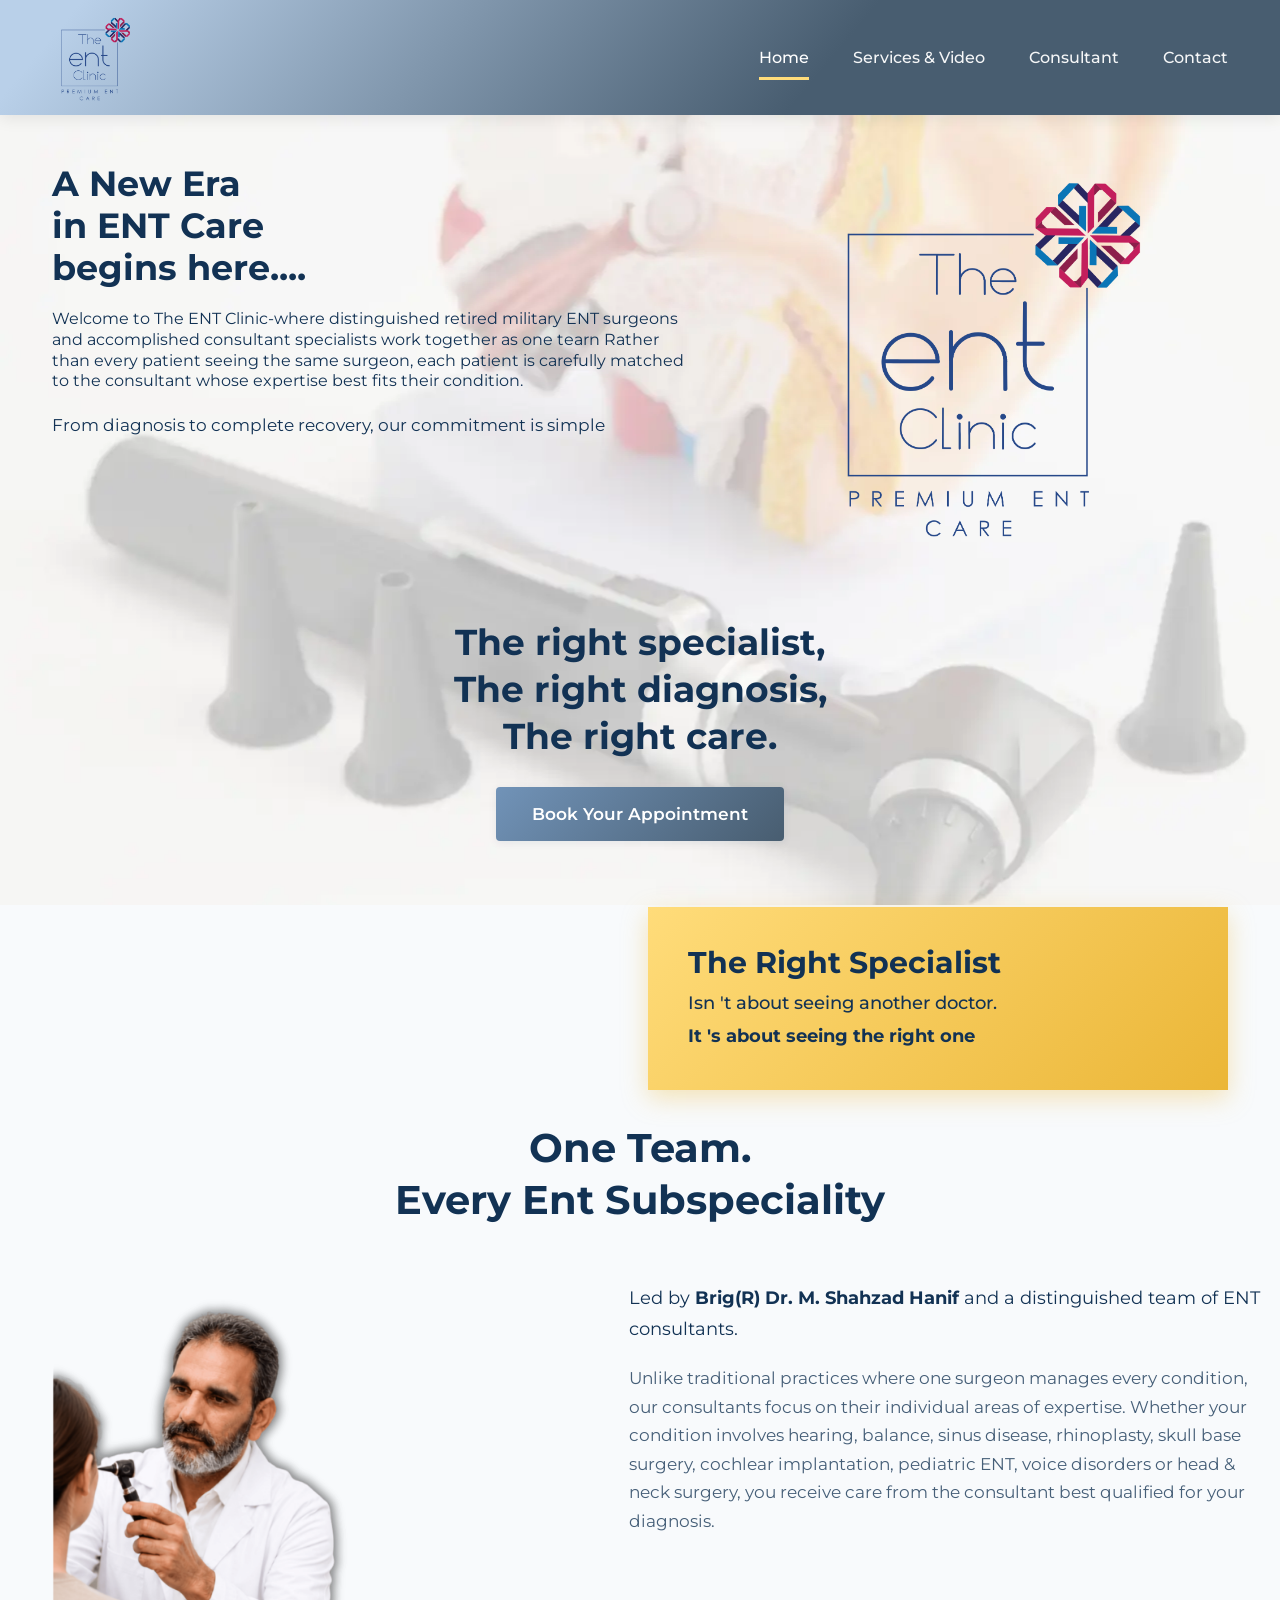
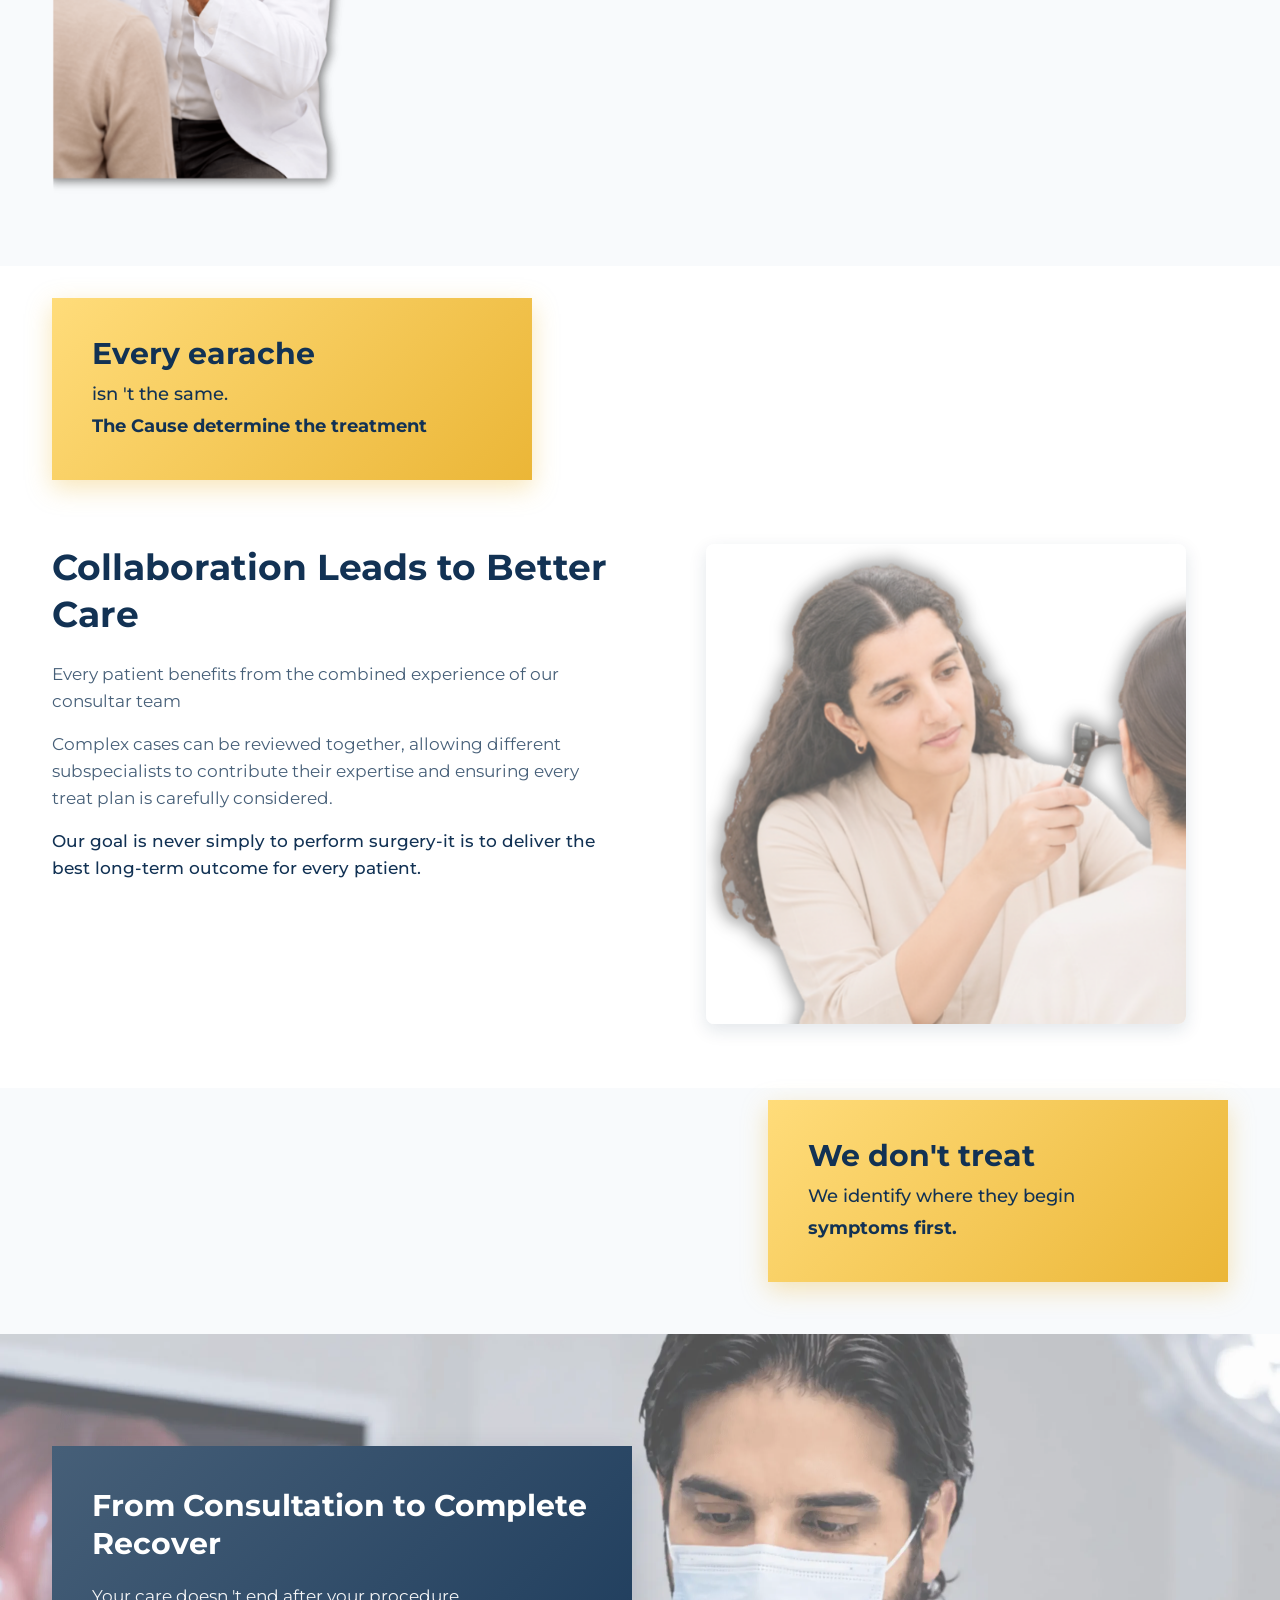
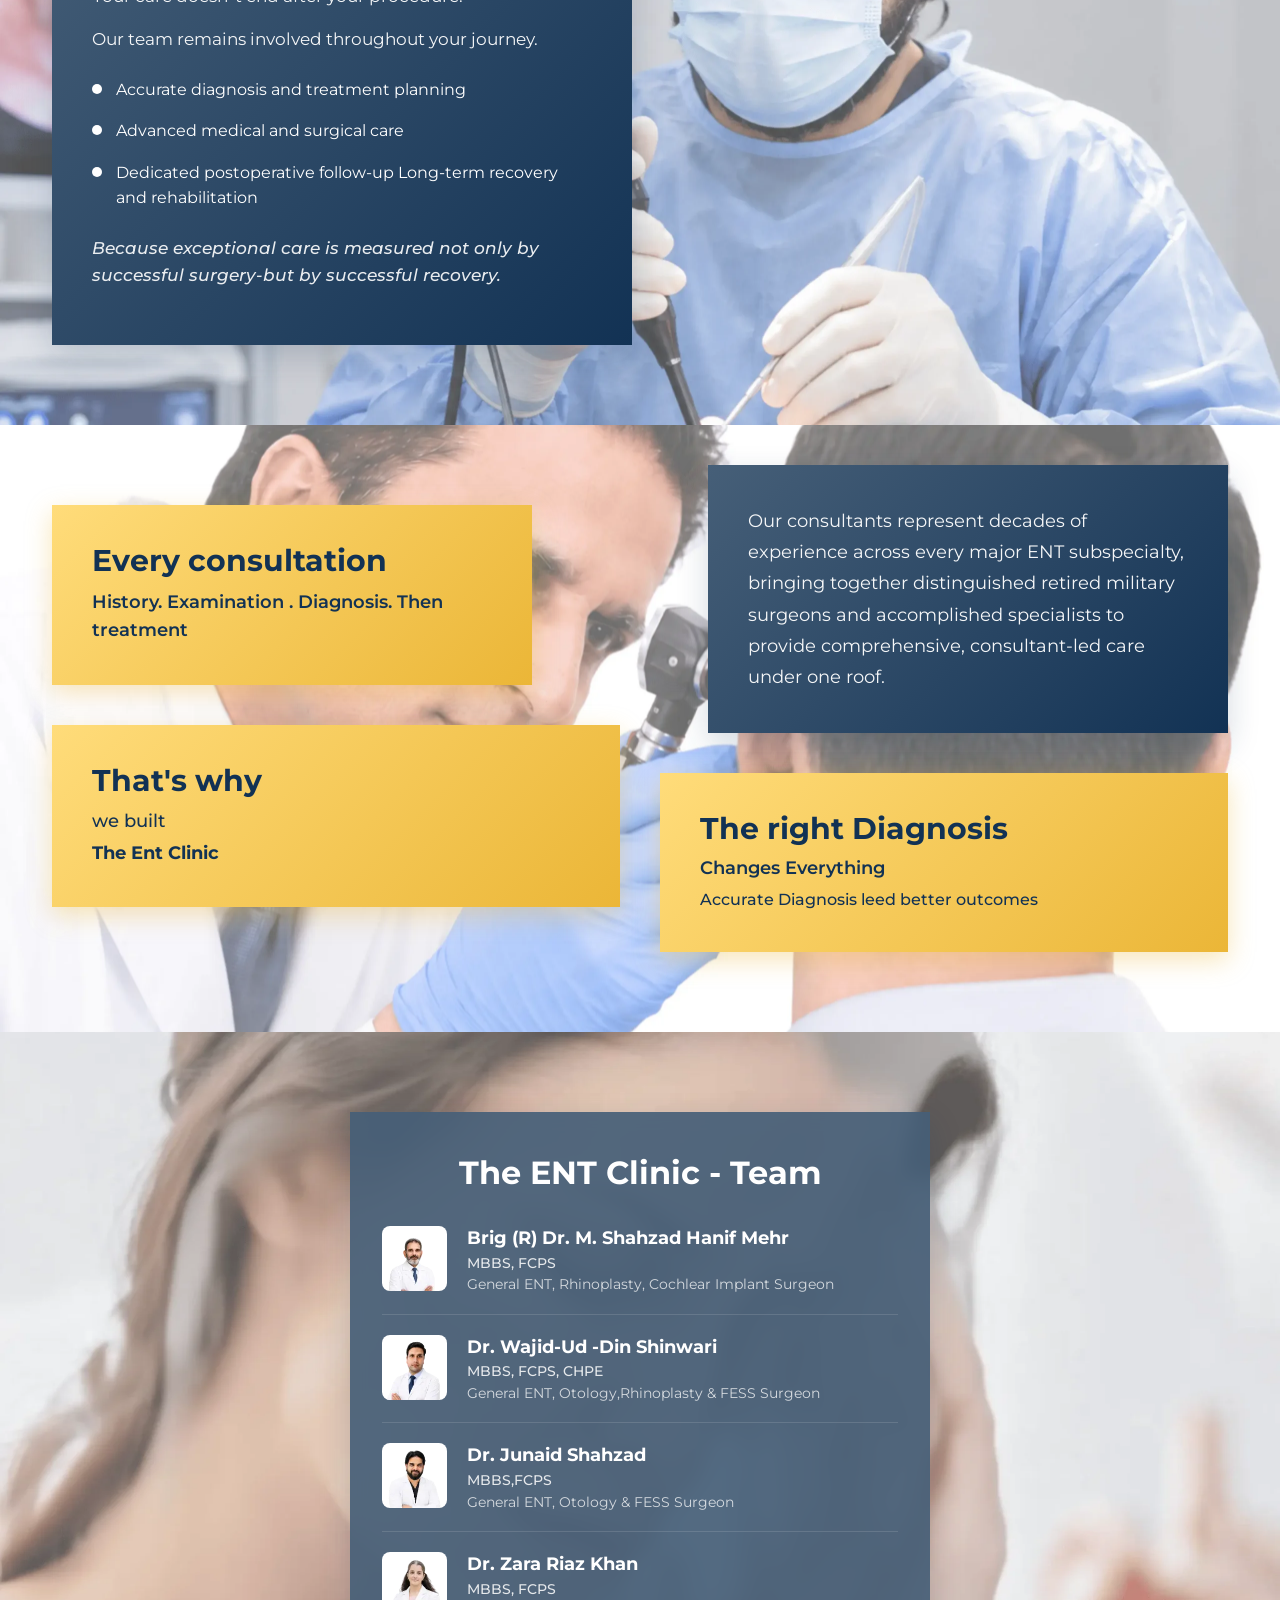
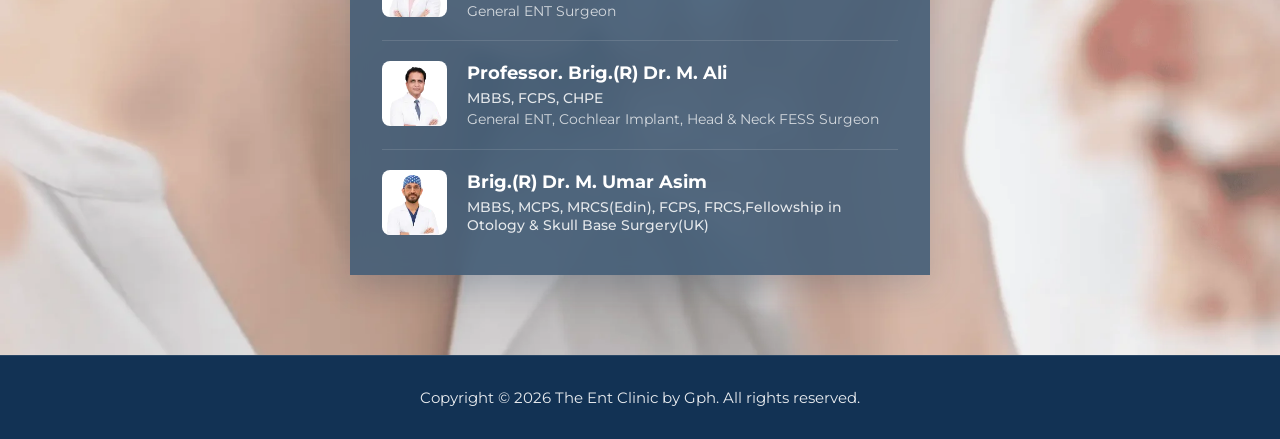
<file: index.html>
<!DOCTYPE html>
<html lang="en-US">
<head>
    <meta charset="UTF-8">
    <meta http-equiv="X-UA-Compatible" content="IE=edge">
    <meta name="viewport" content="width=device-width, initial-scale=1.0">
    <title>The ENT Clinic - Premium ENT Care</title>
    <meta name="description" content="Welcome to The ENT Clinic-where distinguished retired military ENT surgeons and accomplished consultant specialists work together as one team.">
    
    <!-- Google Fonts -->
    <link rel="preconnect" href="https://fonts.googleapis.com">
    <link rel="preconnect" href="https://fonts.gstatic.com" crossorigin>
    <link href="https://fonts.googleapis.com/css2?family=Montserrat:ital,wght@0,300;0,400;0,500;0,600;0,700;0,800;1,400&family=Roboto:ital,wght@0,300;0,400;0,500;0,700;1,400&display=swap" rel="stylesheet">
    
    <!-- CSS Architecture -->
    <link rel="stylesheet" href="css/style.css">
    <link rel="stylesheet" href="css/components.css">
    <link rel="stylesheet" href="css/responsive.css">
    
    <!-- Favicon -->
    <link rel="icon" href="assets/images/cropped-h-1-32x32.png" sizes="32x32">
    <link rel="icon" href="assets/images/cropped-h-1-192x192.png" sizes="192x192">
    <link rel="apple-touch-icon" href="assets/images/cropped-h-1-180x180.png">
</head>
<body class="home page-template-default elementor-default elementor-page elementor-page-326">

    <!-- Header Section (Exact Elementor Header Structure) -->
    <header data-elementor-type="header" data-elementor-id="25" class="elementor elementor-22 site-header">
        <section class="elementor-section elementor-top-section elementor-element elementor-element-0e55868 elementor-section-boxed">
            <div class="container">
                <div class="header-inner">
                    <div class="logo-container">
                        <a href="index.html">
                            <img src="assets/images/TheEntLogo.png" alt="The ENT Clinic Logo">
                        </a>
                    </div>
                    
                    <nav class="nav-menu" aria-label="Main Navigation">
                        <a href="index.html" class="nav-link active">Home</a>
                        <a href="services.html" class="nav-link">Services &amp; Video</a>
                        <a href="consultant.html" class="nav-link">Consultant</a>
                        <a href="contact.html" class="nav-link">Contact</a>
                    </nav>
                    
                    <button class="mobile-toggle" aria-label="Toggle mobile menu" aria-expanded="false">
                        <span></span>
                        <span></span>
                        <span></span>
                    </button>
                </div>
            </div>
        </section>
    </header>

    <!-- Mobile Navigation Drawer -->
    <div class="mobile-nav-drawer" aria-hidden="true">
        <a href="index.html" class="nav-link active">Home</a>
        <a href="services.html" class="nav-link">Services &amp; Video</a>
        <a href="consultant.html" class="nav-link">Consultant</a>
        <a href="contact.html" class="nav-link">Contact</a>
        <button class="btn-primary js-open-appointment-modal" style="margin-top: 1rem;">Book Appointment</button>
    </div>
    <div class="nav-overlay"></div>

    <main id="inner-body">
        <div data-elementor-type="wp-page" data-elementor-id="326" class="elementor elementor-326">
            
            <!-- Section 1: Hero Section -->
            <section class="elementor-section elementor-top-section elementor-element elementor-element-178455c animated-slow elementor-section-boxed elementor-invisible" data-id="178455c" data-element_type="section" data-settings='{"animation":"fadeInDown"}' style="background-image: url('assets/images/The-Ent-Clinic.webp'); background-position: center center; background-repeat: no-repeat; background-size: cover; padding-top: 3rem; padding-bottom: 4rem;">
                <div class="container">
                    <section class="elementor-section elementor-inner-section elementor-element elementor-element-aafdf92">
                        <div class="hero-top-row">
                            
                            <div class="hero-content">
<h3 class="hero-title" style="font-size:35px !important; margin-bottom:20px;">
    A New Era<br>
    in ENT Care <br>
    begins here....
</h3>
                                <div class="elementor-element elementor-element-e63638a">
                                    <p style="font-size: 1.0em; color: var(--primary-navy); margin-bottom: 1.25rem; margin-top: 1.25; line-height: 1.3;">
                                        Welcome to The ENT Clinic-where distinguished retired military ENT surgeons and accomplished consultant specialists work together as one tearn Rather than every patient seeing the same surgeon, each patient is carefully matched to the consultant whose expertise best fits their condition.
                                    </p>
                                </div>
                                <div class="elementor-element elementor-element-2391e80">
                                    <p style="font-size: 1.05rem;  color: var(--primary-navy);">
                                        From diagnosis to complete recovery, our commitment is simple
                                    </p>
                                </div>
                            </div>
                            
                            <div class="hero-image text-center">
                                <div class="elementor-element elementor-element-cadaa86">
                                    <img src="assets/images/h-1.png" alt="The ENT Clinic Graphic" style="max-height: 400px; width: auto; max-width: 100%; margin: 0 auto; display: block;">
                                </div>
                            </div>

                        </div>
                    </section>

                    <div class="elementor-element elementor-element-0bc20d2 text-center" style="margin-top: 3.5rem;">
                        <h2 class="elementor-heading-title hero-subtitle" style="font-size: 2.25rem; color: var(--primary-navy); margin-bottom: 1.75rem; line-height: 1.3;">
                            The right specialist,<br>
                            The right diagnosis,<br>
                            The right care.
                        </h2>
                    </div>
                    
                    <div class="elementor-element elementor-element-71994cd text-center">
                        <a class="elementor-button btn-primary js-open-appointment-modal" href="#appointmentModal">
                            <span class="elementor-button-text">Book Your Appointment</span>
                        </a>
                    </div>
                </div>
            </section>

            <!-- Section 2: Specialist Yellow Card Floating -->
            <section class="elementor-section elementor-top-section elementor-element elementor-element-b298acd" style="background-color: #f8fafc; padding-top: 2rem; padding-bottom: 2rem;">
                <div class="container">
                    <div class="highlight-card--yellow yellow-card--offset-right elementor-invisible animated fadeInRight" data-settings='{"animation":"fadeInRight"}'>
                        <h2 class="elementor-heading-title">The Right Specialist</h2>
                        <p>Isn 't about seeing another doctor.</p>
                        <p style="font-weight: 700;">It 's about seeing the right one</p>
                    </div>
                </div>
            </section>

            <!-- Section 3: One Team. Every Ent Subspeciality -->
            <section class="elementor-section elementor-top-section elementor-element elementor-element-2c13a6e" style="background-color: #f8fafc; padding-bottom: 4rem;">
                <div class="container">
                    <div class="elementor-element elementor-element-6bef8fc text-center" style="margin-bottom: 3.5rem;">
                        <h2 class="elementor-heading-title" style="font-size: 2.5rem; color: var(--primary-navy); margin-bottom: 0.5rem;">
                            One Team.<br>Every Ent Subspeciality
                        </h2>
                    </div>
                    
                    <div class="doctor-lead-grid">
                        <div class="doctor-lead-img text-center elementor-invisible animated fadeInUp" data-settings='{"animation":"fadeInUp"}'>
                            <img src="assets/images/Brig-R-Dr.-M.-Shahzad-Hanif-Mehr-1-scaled.png" alt="Brig (R) Dr. M. Shahzad Hanif Mehr" style="max-height: 520px; max-width: 100%; border-radius: var(--radius-md);">
                        </div>
                        
                        <div class="doctor-lead-info elementor-invisible animated fadeInDown" data-settings='{"animation":"fadeInDown"}'>
                            <p style="font-size: 1.15rem; line-height: 1.7; color: var(--primary-navy); margin-bottom: 1.25rem;">
                                Led by <strong>Brig(R) Dr. M. Shahzad Hanif</strong> and a distinguished team of ENT consultants.
                            </p>
                            <p style="font-size: 1.05rem; line-height: 1.7; color: var(--text-secondary);">
                                Unlike traditional practices where one surgeon manages every condition, our consultants focus on their individual areas of expertise. Whether your condition involves hearing, balance, sinus disease, rhinoplasty, skull base surgery, cochlear implantation, pediatric ENT, voice disorders or head &amp; neck surgery, you receive care from the consultant best qualified for your diagnosis.
                            </p>
                        </div>
                    </div>
                </div>
            </section>

            <!-- Section 4: Cause Yellow Card Banner -->
            <section class="elementor-section elementor-top-section elementor-element elementor-element-bbd780d" style="background-color: var(--bg-white); padding-top: 2rem; padding-bottom: 2rem;">
                <div class="container">
                    <div class="highlight-card--yellow yellow-card--offset-left elementor-invisible animated fadeInLeft" data-settings='{"animation":"fadeInLeft"}'>
                        <h2 class="elementor-heading-title">Every earache</h2>
                        <p>isn 't the same.</p>
                        <p style="font-weight: 700;">The Cause determine the treatment</p>
                    </div>
                </div>
            </section>

            <!-- Section 5: Collaboration Section -->
            <section class="elementor-section elementor-top-section elementor-element elementor-element-8f0983f" style="background-color: var(--bg-white); padding-bottom: 4rem;">
                <div class="container">
                    <div class="collaboration-grid">
                        <div class="collaboration-content">
                            <h2 class="elementor-heading-title" style="font-size: 2.25rem; color: var(--primary-navy); margin-bottom: 1.5rem; line-height: 1.3;">
                                Collaboration Leads to Better Care
                            </h2>
                            <p style="font-size: 1.05rem; color: var(--text-secondary); margin-bottom: 1rem;">
                                Every patient benefits from the combined experience of our consultar team
                            </p>
                            <p style="font-size: 1.05rem; color: var(--text-secondary); margin-bottom: 1rem;">
                                Complex cases can be reviewed together, allowing different subspecialists to contribute their expertise and ensuring every treat plan is carefully considered.
                            </p>
                            <p style="font-size: 1.05rem; font-weight: 500; color: var(--primary-navy);">
                                Our goal is never simply to perform surgery-it is to deliver the best long-term outcome for every patient.
                            </p>
                        </div>
                        
                        <div class="collaboration-img text-center">
                            <img src="assets/images/Dr-zara-zahid-ear-speciliest-1024x1024.png" alt="Dr. Zara Zahid Ear Specialist" style="border-radius: var(--radius-md); box-shadow: var(--shadow-md); max-height: 480px; max-width: 100%; margin: 0 auto;">
                        </div>
                    </div>
                </div>
            </section>

            <!-- Section 6: Symptoms Yellow Card Banner -->
            <section class="elementor-section elementor-top-section elementor-element elementor-element-6f46b26" style="background-color: #f8fafc; padding-top: 2rem; padding-bottom: 2rem;">
                <div class="container">
                    <div class="highlight-card--yellow yellow-card--offset-top-right elementor-invisible animated slideInRight" data-settings='{"animation":"slideInRight"}'>
                        <h2 class="elementor-heading-title">We don't treat</h2>
                        <p>We identify where they begin</p>
                        <p style="font-weight: 700;">symptoms first.</p>
                    </div>
                </div>
            </section>

            <!-- Section 7: From Consultation to Complete Recovery (Surgeon Background 2-scaled.webp) -->
            <section class="elementor-section elementor-top-section elementor-element elementor-element-7ef1f31" style="background-image: url('assets/images/2-scaled.webp'); background-position: center center; background-repeat: no-repeat; background-size: cover; position: relative; padding-top: 5rem; padding-bottom: 5rem;">
                <div class="container">
                    <div class="highlight-card--blue blue-card--offset-bottom-left elementor-invisible animated slideInUp" data-settings='{"animation":"slideInUp"}'>
                        <h2 class="elementor-heading-title" style="font-size: 1.85rem; margin-bottom: 1.25rem;">From Consultation to Complete Recover</h2>
                        <p>Your care doesn 't end after your procedure.</p>
                        <p>Our team remains involved throughout your journey.</p>
                        
                        <ul class="icon-bullet-list">
                            <li>
                                <span class="bullet-icon"></span>
                                <span>Accurate diagnosis and treatment planning</span>
                            </li>
                            <li>
                                <span class="bullet-icon"></span>
                                <span>Advanced medical and surgical care</span>
                            </li>
                            <li>
                                <span class="bullet-icon"></span>
                                <span>Dedicated postoperative follow-up Long-term recovery and rehabilitation</span>
                            </li>
                        </ul>
                        
                        <p style="font-style: italic; font-weight: 500; opacity: 0.95; margin-top: 1.5rem;">
                            Because exceptional care is measured not only by successful surgery-but by successful recovery.
                        </p>
                    </div>
                </div>
            </section>

            <!-- Section 8: Consultation Yellow Card Banner -->
            <section class="elementor-section elementor-top-section elementor-element elementor-element-17ab030" style="background-image: url('assets/images/3-scaled.webp'); background-position: center center; background-repeat: no-repeat; background-size: cover; position: relative; padding-top: 5rem; padding-bottom: 5rem;">
                <div class="container">
                    <div class="grid-2-col">
                        <div>
                            <div class="highlight-card--yellow yellow-card--offset-top-left elementor-invisible animated fadeInLeft" data-settings='{"animation":"fadeInLeft"}'>
                                <h2 class="elementor-heading-title">Every consultation</h2>
                                <p style="font-weight: 600; margin-top: 0.5rem;">
                                    History. Examination . Diagnosis. Then treatment
                                </p>
                            </div>

                            <div class="highlight-card--yellow elementor-invisible animated fadeInUp" data-settings='{"animation":"fadeInUp"}' style="margin-top: 2.5rem;">
                                <h2>That's why</h2>
                                <p>we built</p>
                                <p style="font-weight: 700;">The Ent Clinic</p>
                            </div>
                        </div>

                        <div>
                            <div class="highlight-card--blue blue-card--offset-right elementor-invisible animated fadeInRight" data-settings='{"animation":"fadeInRight"}' style="margin-bottom: 2.5rem;">
                                <p style="font-size: 1.15rem; line-height: 1.7; margin: 0;">
                                    Our consultants represent decades of experience across every major ENT subspecialty, bringing together distinguished retired military surgeons and accomplished specialists to provide comprehensive, consultant-led care under one roof.
                                </p>
                            </div>

                            <div class="highlight-card--yellow elementor-invisible animated fadeInUp" data-settings='{"animation":"fadeInUp"}'>
                                <h2>The right Diagnosis</h2>
                                <p style="font-weight: 600;">Changes Everything</p>
                                <p style="font-size: 1rem;">Accurate Diagnosis leed better outcomes</p>
                            </div>
                        </div>
                    </div>
                </div>
            </section>

            <!-- Section 9: The ENT Clinic - Team Slate Container (Exact Elementor structure 38b3b1e / 2677e66) -->
            <section class="elementor-section elementor-top-section elementor-element elementor-element-38b3b1e" style="background-image: url('assets/images/5-scaled.webp'); background-position: center center; background-repeat: no-repeat; background-size: cover; padding-top: 5rem; padding-bottom: 5rem;">
                <div class="container">
                    <div class="team-slate-card elementor-invisible animated fadeInUp" data-settings='{"animation":"fadeInUp"}'>
                        <h2 class="team-slate-title elementor-heading-title">The ENT Clinic - Team</h2>
                        
                        <div class="team-slate-list">
                            
                            <!-- Doctor 1 -->
                            <div class="team-slate-item elementor-invisible animated fadeInDown" data-settings='{"animation":"fadeInDown"}'>
                                <div class="team-slate-thumb">
                                    <img src="assets/images/1-1.webp" alt="Brig (R) Dr. M. Shahzad Hanif Mehr">
                                </div>
                                <div class="team-slate-info">
                                    <h3 class="team-slate-name">Brig (R) Dr. M. Shahzad Hanif Mehr</h3>
                                    <p class="team-slate-qual">MBBS, FCPS</p>
                                    <p class="team-slate-spec">General ENT, Rhinoplasty, Cochlear Implant Surgeon</p>
                                </div>
                            </div>

                            <!-- Doctor 2 -->
                            <div class="team-slate-item elementor-invisible animated fadeInDown" data-settings='{"animation":"fadeInDown"}'>
                                <div class="team-slate-thumb">
                                    <img src="assets/images/4-1.webp" alt="Dr. Wajid-Ud -Din Shinwari">
                                </div>
                                <div class="team-slate-info">
                                    <h3 class="team-slate-name">Dr. Wajid-Ud -Din Shinwari</h3>
                                    <p class="team-slate-qual">MBBS, FCPS, CHPE</p>
                                    <p class="team-slate-spec">General ENT, Otology,Rhinoplasty &amp; FESS Surgeon</p>
                                </div>
                            </div>

                            <!-- Doctor 3 -->
                            <div class="team-slate-item elementor-invisible animated fadeInDown" data-settings='{"animation":"fadeInDown"}'>
                                <div class="team-slate-thumb">
                                    <img src="assets/images/3-1.webp" alt="Dr. Junaid Shahzad">
                                </div>
                                <div class="team-slate-info">
                                    <h3 class="team-slate-name">Dr. Junaid Shahzad</h3>
                                    <p class="team-slate-qual">MBBS,FCPS</p>
                                    <p class="team-slate-spec">General ENT, Otology &amp; FESS Surgeon</p>
                                </div>
                            </div>

                            <!-- Doctor 4 -->
                            <div class="team-slate-item elementor-invisible animated fadeInDown" data-settings='{"animation":"fadeInDown"}'>
                                <div class="team-slate-thumb">
                                    <img src="assets/images/6.webp" alt="Dr. Zara Riaz Khan">
                                </div>
                                <div class="team-slate-info">
                                    <h3 class="team-slate-name">Dr. Zara Riaz Khan</h3>
                                    <p class="team-slate-qual">MBBS, FCPS</p>
                                    <p class="team-slate-spec">General ENT Surgeon</p>
                                </div>
                            </div>

                            <!-- Doctor 5 -->
                            <div class="team-slate-item elementor-invisible animated fadeInDown" data-settings='{"animation":"fadeInDown"}'>
                                <div class="team-slate-thumb">
                                    <img src="assets/images/2-1.webp" alt="Professor. Brig.(R) Dr. M. Ali">
                                </div>
                                <div class="team-slate-info">
                                    <h3 class="team-slate-name">Professor. Brig.(R) Dr. M. Ali</h3>
                                    <p class="team-slate-qual">MBBS, FCPS, CHPE</p>
                                    <p class="team-slate-spec">General ENT, Cochlear Implant, Head &amp; Neck FESS Surgeon</p>
                                </div>
                            </div>

                            <!-- Doctor 6 -->
                            <div class="team-slate-item elementor-invisible animated fadeInDown" data-settings='{"animation":"fadeInDown"}'>
                                <div class="team-slate-thumb">
                                    <img src="assets/images/5-1.webp" alt="Brig.(R) Dr. M. Umar Asim">
                                </div>
                                <div class="team-slate-info">
                                    <h3 class="team-slate-name">Brig.(R) Dr. M. Umar Asim</h3>
                                    <p class="team-slate-qual">MBBS, MCPS, MRCS(Edin), FCPS, FRCS,Fellowship in Otology &amp; Skull Base Surgery(UK)</p>
                                </div>
                            </div>

                        </div>
                    </div>
                </div>
            </section>

        </div>
    </main>

    <!-- Appointment Booking Modal Popup -->
    <div id="appointmentModal" class="modal-wrapper" aria-hidden="true" role="dialog" aria-labelledby="modalTitle">
        <div class="modal-content">
            <button class="modal-close-btn js-close-modal" aria-label="Close modal">&times;</button>
            <h2 id="modalTitle" style="font-size: 1.75rem; color: var(--primary-navy); margin-bottom: 0.5rem; text-align: center;">Send Us a Message</h2>
            <p style="text-align: center; color: var(--text-secondary); margin-bottom: 1.5rem; font-size: 0.95rem;">
                Fill out the form below with your inquiry, appointment request, or feedback.
            </p>
            
            <form id="appointmentForm" class="appointment-form">
                <div class="form-group">
                    <label for="fullName" class="form-label">Full Name *</label>
                    <input type="text" id="fullName" class="form-control" placeholder="Your Name" required>
                </div>
                
                <div class="form-group">
                    <label for="phoneNumber" class="form-label">Phone Number *</label>
                    <input type="tel" id="phoneNumber" class="form-control" placeholder="Your Phone" required>
                </div>

                <div class="form-group">
                    <label for="emailAddress" class="form-label">Email Address *</label>
                    <input type="email" id="emailAddress" class="form-control" placeholder="Email Address" required>
                </div>
                
                <div class="form-group">
                    <label for="consultantSelect" class="form-label">Preferred Doctor</label>
                    <select id="consultantSelect" class="form-control">
                        <option value="">Select Doctor</option>
                        <option value="Dr. M. Shahzad Hanif Mehr Brig(R)">Dr. M. Shahzad Hanif Mehr Brig(R)</option>
                        <option value="Wajih-ud-din Shinwari">Wajih-ud-din Shinwari</option>
                        <option value="Dr. Junaid Shahzad">Dr. Junaid Shahzad</option>
                        <option value="Dr. Zara Riaz Khan">Dr. Zara Riaz Khan</option>
                        <option value="Dr. Muhammad Ali Brig(R)">Dr. Muhammad Ali Brig(R)</option>
                    </select>
                </div>
                
                <div class="form-group">
                    <label for="appointmentDate" class="form-label">Preferred Date *</label>
                    <input type="date" id="appointmentDate" class="form-control" required>
                </div>
                
                <button type="submit" class="btn-primary" style="width: 100%; margin-top: 1rem;">MAKE APPOINTMENT</button>
            </form>
        </div>
    </div>

    <!-- Footer Section (Exact Elementor Footer Structure) -->
    <footer data-elementor-type="footer" data-elementor-id="23" class="elementor elementor-23 site-footer">
        <div class="container text-center">
            <h2 class="elementor-heading-title footer-copyright" style="font-size: 0.95rem; font-weight: 400; color: #ffffff;">Copyright &copy; 2026 The Ent Clinic by Gph. All rights reserved.</h2>
        </div>
    </footer>

    <!-- JavaScript Files -->
    <script src="js/navigation.js"></script>
    <script src="js/main.js"></script>
    <script src="js/animations.js"></script>
</body>
</html>
</file>
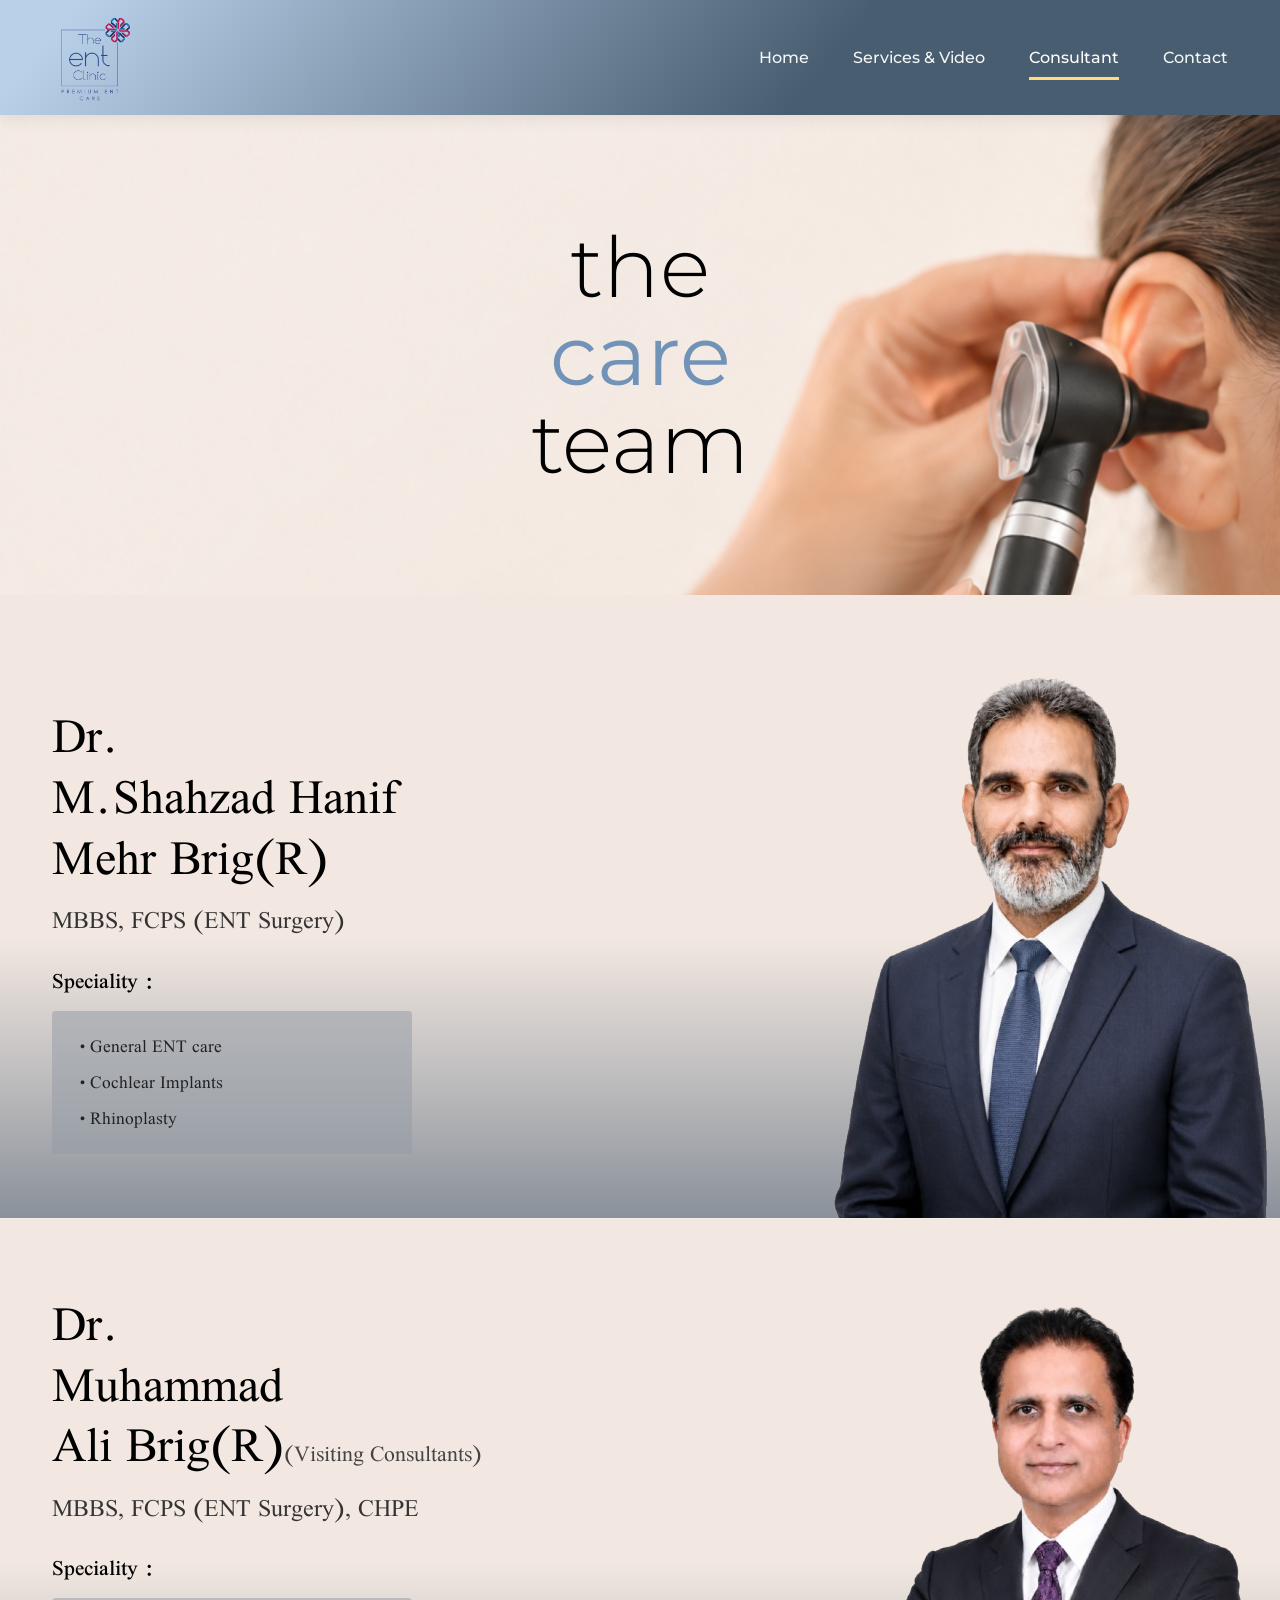
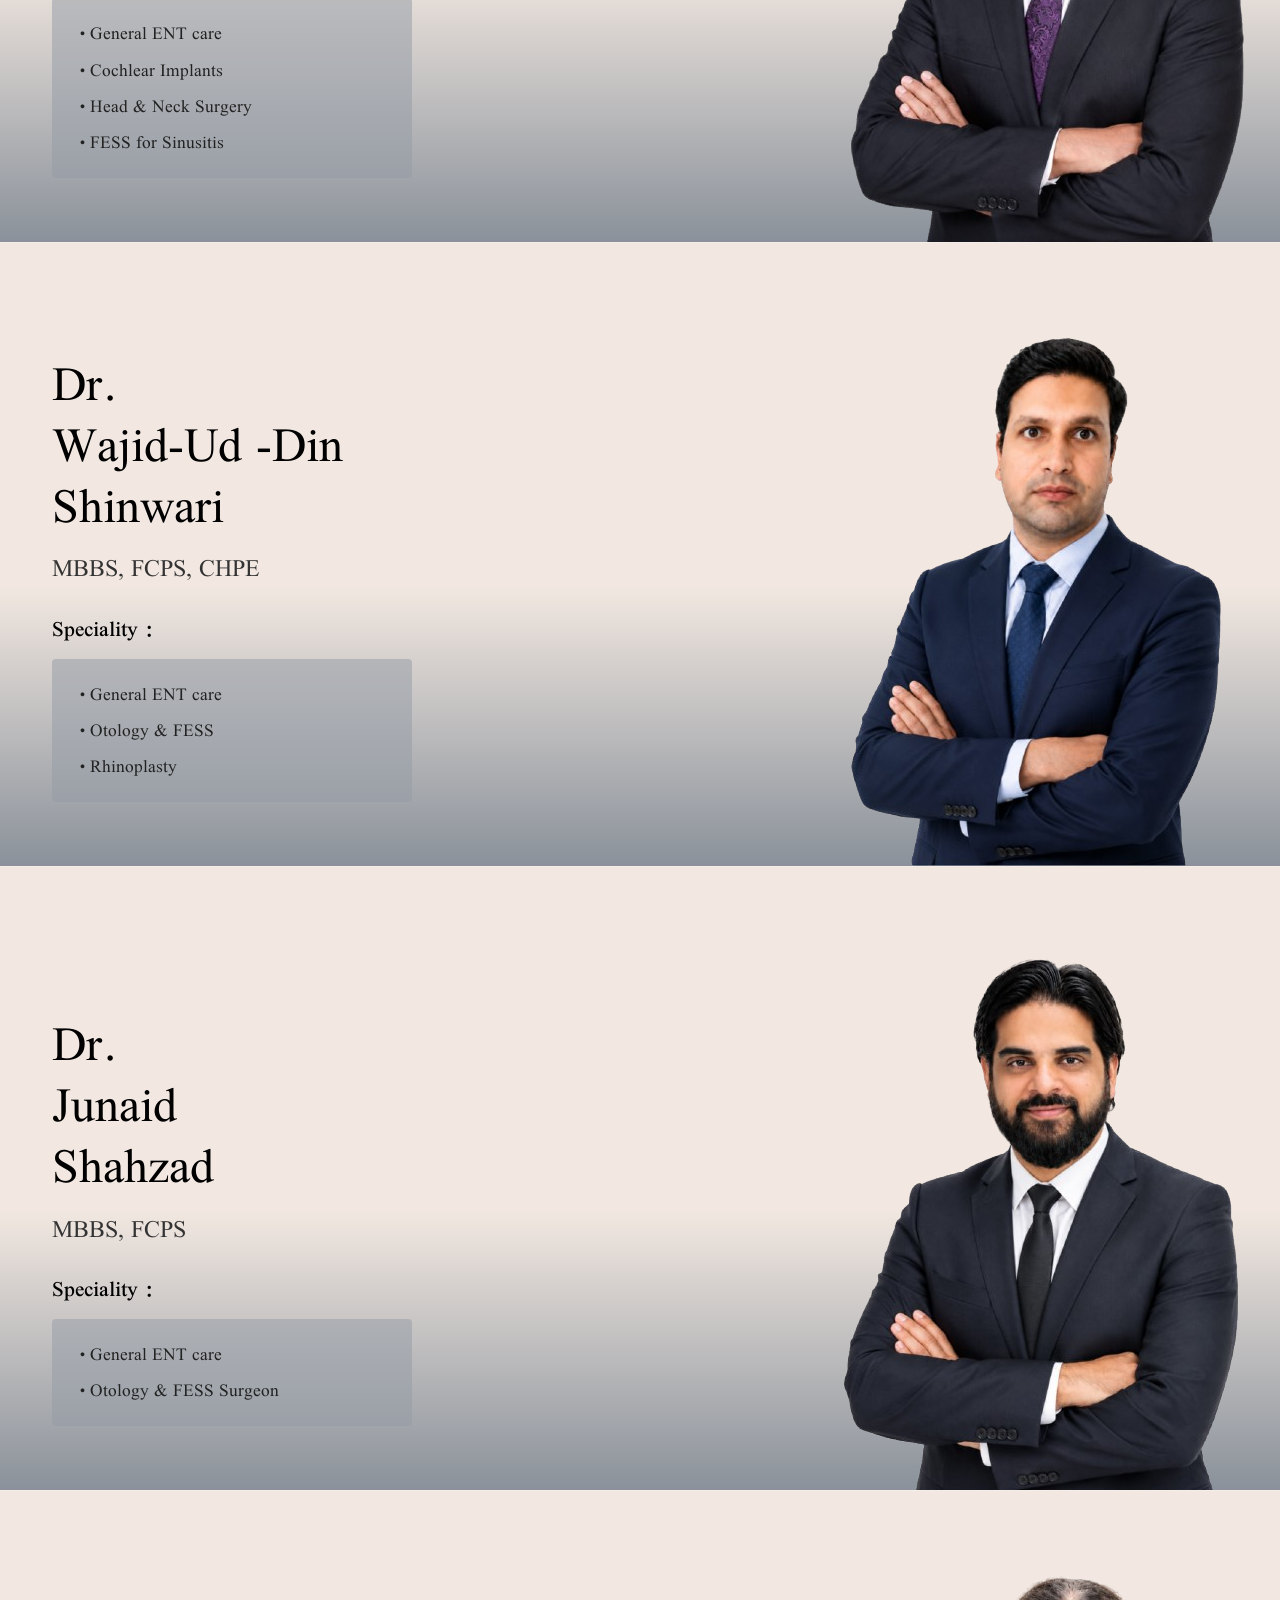
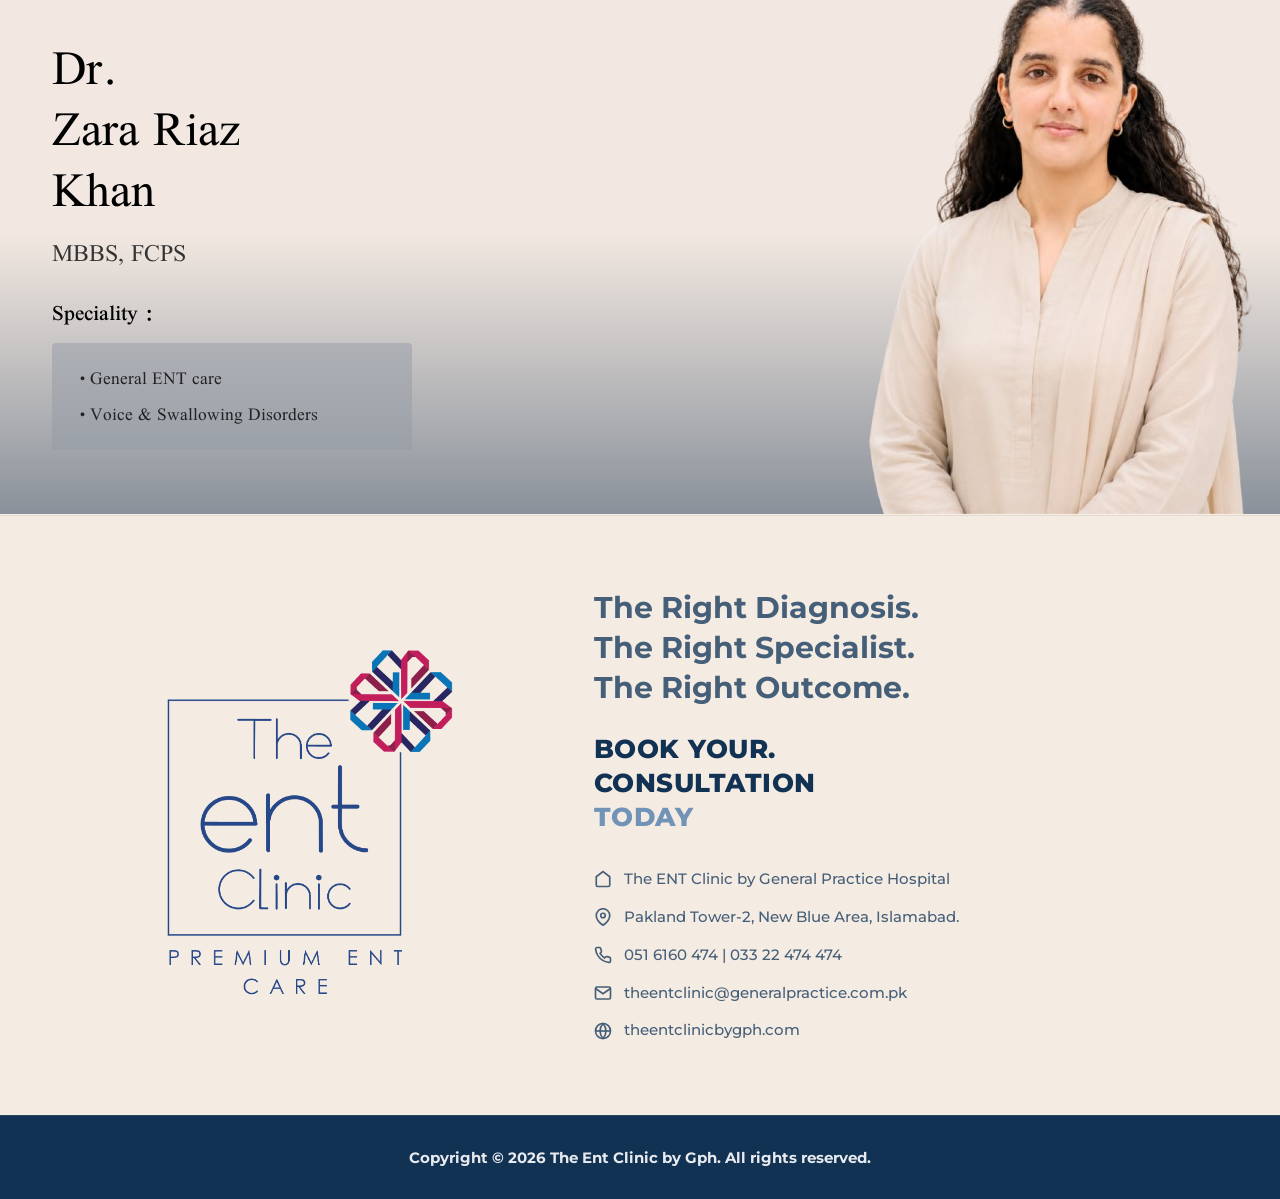
<file: consultant.html>
<!DOCTYPE html>
<html lang="en-US">
<head>
    <meta charset="UTF-8">
    <meta name="viewport" content="width=device-width, initial-scale=1.0">
    <title>Doctors – theentclinicbygph.com</title>
    <meta name="description" content="Meet our care team of distinguished retired military ENT surgeons and consultant specialists at The ENT Clinic.">
    
    <!-- Google Fonts: Montserrat & Scheherazade New (Exact Live Site Fonts) -->
    <link rel="preconnect" href="https://fonts.googleapis.com">
    <link rel="preconnect" href="https://fonts.gstatic.com" crossorigin>
    <link href="https://fonts.googleapis.com/css2?family=Montserrat:ital,wght@0,300;0,400;0,500;0,600;0,700;1,400&family=Scheherazade+New:wght@400;500;600;700&display=swap" rel="stylesheet">
    
    <!-- CSS Architecture -->
    <link rel="stylesheet" href="css/style.css">
    <link rel="stylesheet" href="css/components.css">
    <link rel="stylesheet" href="css/responsive.css">
    
    <!-- Favicon -->
    <link rel="icon" href="assets/images/cropped-h-1-32x32.png" sizes="32x32">
    <link rel="icon" href="assets/images/cropped-h-1-192x192.png" sizes="192x192">
    <link rel="apple-touch-icon" href="assets/images/cropped-h-1-180x180.png">
</head>
<body style="background-color: #F2E8E1;">

    <!-- Header Section (Exact Elementor Header Structure) -->
    <header data-elementor-type="header" data-elementor-id="22" class="elementor elementor-22 site-header">
        <section class="elementor-section elementor-top-section elementor-element elementor-element-0e55868 elementor-section-boxed">
            <div class="container">
                <div class="header-inner">
                    <div class="logo-container">
                        <a href="index.html">
                            <img src="assets/images/TheEntLogo.png" alt="The ENT Clinic Logo">
                        </a>
                    </div>
                    
                    <nav class="nav-menu" aria-label="Main Navigation">
                        <a href="index.html" class="nav-link">Home</a>
                        <a href="services.html" class="nav-link">Services &amp; Video</a>
                        <a href="consultant.html" class="nav-link active">Consultant</a>
                        <a href="contact.html" class="nav-link">Contact</a>
                    </nav>
                    
                    <button class="mobile-toggle" aria-label="Toggle mobile menu" aria-expanded="false">
                        <span></span>
                        <span></span>
                        <span></span>
                    </button>
                </div>
            </div>
        </section>
    </header>

    <!-- Mobile Navigation Drawer -->
    <div class="mobile-nav-drawer" aria-hidden="true">
        <a href="index.html" class="nav-link">Home</a>
        <a href="services.html" class="nav-link">Services &amp; Video</a>
        <a href="consultant.html" class="nav-link active">Consultant</a>
        <a href="contact.html" class="nav-link">Contact</a>
        <button class="btn-primary js-open-appointment-modal" style="margin-top: 1rem;">Book Appointment</button>
    </div>
    <div class="nav-overlay"></div>

    <main id="inner-body">
        <div data-elementor-type="wp-page" data-elementor-id="378" class="elementor elementor-378">
            
            <!-- Hero Banner: the care team (Screenshot 1 Exact Match) -->
            <section class="elementor-section elementor-top-section elementor-element elementor-element-037722b elementor-section-boxed" style="background-color: #F4EBE3; background-image: url('assets/images/Team-Care-bg-Image.png'); background-position: center center; background-repeat: no-repeat; background-size: cover; padding-top: 5rem; padding-bottom: 5rem; min-height: 480px; display: flex; align-items: center; justify-content: center;">
                <div class="container text-center" style="display: flex; justify-content: center; align-items: center;">
                    <div class="elementor-invisible animated fadeInDown text-center" data-settings='{"animation":"fadeInDown"}' style="width: 100%;">
                        <h1 style="font-family: 'Montserrat', sans-serif; font-size: 5.25rem; font-weight: 300; line-height: 1.05; color: #000000; text-transform: lowercase; margin: 0 auto; text-align: center;">
                            the<br>
                            <span style="color: #7193B8; font-weight: 400;">care</span><br>
                            team
                        </h1>
                    </div>
                </div>
            </section>

            <!-- Doctor 1: Dr. M.Shahzad Hanif Mehr Brig(R) (Screenshot 2 Exact Match) -->
            <section class="elementor-section elementor-top-section elementor-element elementor-element-373da3c" style="background-image: linear-gradient(180deg, #F2E8E1 55%, #8A919A 100%); padding-top: 4rem; padding-bottom: 0px; position: relative; overflow: hidden; border-bottom: 1px solid rgba(255, 255, 255, 0.2);">
                <div class="container">
                    <div class="doctor-lead-grid" style="align-items: flex-end;">
                        <div class="doctor-info-col elementor-invisible animated fadeInLeft" data-settings='{"animation":"fadeInLeft"}' style="padding-bottom: 4rem;">
                            <h2 style="font-family: 'Scheherazade New', serif; font-size: 3.3rem; font-weight: 400; color: #000000; line-height: 1.15; margin-bottom: 0.75rem;">
                                Dr.<br>
                                M.Shahzad Hanif<br>
                                Mehr Brig(R)
                            </h2>
                            <p style="font-family: 'Scheherazade New', serif; font-size: 1.65rem; font-weight: 300; color: #333333; margin-bottom: 1.25rem;">
                                MBBS, FCPS (ENT Surgery)
                            </p>
                            <p style="font-family: 'Scheherazade New', serif; font-size: 1.45rem; font-weight: 500; color: #000000; margin-bottom: 0.75rem;">
                                Speciality :
                            </p>
                            
                            <div style="background-color: rgba(150, 157, 167, 0.53); padding: 1.25rem 1.75rem; max-width: 360px; border-radius: 4px;">
                                <ul style="font-family: 'Scheherazade New', serif; font-size: 1.2rem; color: #222222; line-height: 1.6;">
                                    <li style="margin-bottom: 0.35rem;">&bull; General ENT care</li>
                                    <li style="margin-bottom: 0.35rem;">&bull; Cochlear Implants</li>
                                    <li>&bull; Rhinoplasty</li>
                                </ul>
                            </div>
                        </div>

                        <div class="doctor-img-col elementor-invisible animated fadeInRight" data-settings='{"animation":"fadeInRight"}' style="display: flex; justify-content: flex-end; align-items: flex-end;">
                            <img src="assets/images/M_Hanif_Shahzad-removebg-preview.png" alt="Dr. M.Shahzad Hanif Mehr Brig(R)" style="max-height: 580px; width: auto; max-width: 100%; display: block; object-fit: contain; margin-bottom: 0;">
                        </div>
                    </div>
                </div>
            </section>

            <!-- Doctor 2: Dr. Muhammad Ali Brig(R) (Screenshot 3 Exact Match) -->
            <section class="elementor-section elementor-top-section elementor-element elementor-element-df585ef" style="background-image: linear-gradient(180deg, #F2E8E1 55%, #8A919A 100%); padding-top: 4rem; padding-bottom: 0px; position: relative; overflow: hidden; border-bottom: 1px solid rgba(255, 255, 255, 0.2);">
                <div class="container">
                    <div class="doctor-lead-grid" style="align-items: flex-end;">
                        <div class="doctor-info-col elementor-invisible animated fadeInLeft" data-settings='{"animation":"fadeInLeft"}' style="padding-bottom: 4rem;">
                            <h2 style="font-family: 'Scheherazade New', serif; font-size: 3.3rem; font-weight: 400; color: #000000; line-height: 1.15; margin-bottom: 0.75rem;">
                                Dr.<br>
                                Muhammad<br>
                                Ali Brig(R)<span style="font-size: 1.5rem; font-weight: 300; color: #444444;">(Visiting Consultants)</span>
                            </h2>
                            <p style="font-family: 'Scheherazade New', serif; font-size: 1.65rem; font-weight: 300; color: #333333; margin-bottom: 1.25rem;">
                                MBBS, FCPS (ENT Surgery), CHPE
                            </p>
                            <p style="font-family: 'Scheherazade New', serif; font-size: 1.45rem; font-weight: 500; color: #000000; margin-bottom: 0.75rem;">
                                Speciality :
                            </p>
                            
                            <div style="background-color: rgba(150, 157, 167, 0.53); padding: 1.25rem 1.75rem; max-width: 360px; border-radius: 4px;">
                                <ul style="font-family: 'Scheherazade New', serif; font-size: 1.2rem; color: #222222; line-height: 1.6;">
                                    <li style="margin-bottom: 0.35rem;">&bull; General ENT care</li>
                                    <li style="margin-bottom: 0.35rem;">&bull; Cochlear Implants</li>
                                    <li style="margin-bottom: 0.35rem;">&bull; Head &amp; Neck Surgery</li>
                                    <li>&bull; FESS for Sinusitis</li>
                                </ul>
                            </div>
                        </div>

                        <div class="doctor-img-col elementor-invisible animated fadeInRight" data-settings='{"animation":"fadeInRight"}' style="display: flex; justify-content: flex-end; align-items: flex-end;">
                            <img src="assets/images/Dr_Muhammad_Ali-removebg-preview.png" alt="Professor. Brig.(R) Dr. M. Ali" style="max-height: 580px; width: auto; max-width: 100%; display: block; object-fit: contain; margin-bottom: 0;">
                        </div>
                    </div>
                </div>
            </section>

            <!-- Doctor 3: Dr. Wajid-Ud -Din Shinwari -->
            <section class="elementor-section elementor-top-section elementor-element elementor-element-1796311" style="background-image: linear-gradient(180deg, #F2E8E1 55%, #8A919A 100%); padding-top: 4rem; padding-bottom: 0px; position: relative; overflow: hidden; border-bottom: 1px solid rgba(255, 255, 255, 0.2);">
                <div class="container">
                    <div class="doctor-lead-grid" style="align-items: flex-end;">
                        <div class="doctor-info-col elementor-invisible animated fadeInLeft" data-settings='{"animation":"fadeInLeft"}' style="padding-bottom: 4rem;">
                            <h2 style="font-family: 'Scheherazade New', serif; font-size: 3.3rem; font-weight: 400; color: #000000; line-height: 1.15; margin-bottom: 0.75rem;">
                                Dr.<br>
                                Wajid-Ud -Din<br>
                                Shinwari
                            </h2>
                            <p style="font-family: 'Scheherazade New', serif; font-size: 1.65rem; font-weight: 300; color: #333333; margin-bottom: 1.25rem;">
                                MBBS, FCPS, CHPE
                            </p>
                            <p style="font-family: 'Scheherazade New', serif; font-size: 1.45rem; font-weight: 500; color: #000000; margin-bottom: 0.75rem;">
                                Speciality :
                            </p>
                            
                            <div style="background-color: rgba(150, 157, 167, 0.53); padding: 1.25rem 1.75rem; max-width: 360px; border-radius: 4px;">
                                <ul style="font-family: 'Scheherazade New', serif; font-size: 1.2rem; color: #222222; line-height: 1.6;">
                                    <li style="margin-bottom: 0.35rem;">&bull; General ENT care</li>
                                    <li style="margin-bottom: 0.35rem;">&bull; Otology &amp; FESS</li>
                                    <li>&bull; Rhinoplasty</li>
                                </ul>
                            </div>
                        </div>

                        <div class="doctor-img-col elementor-invisible animated fadeInRight" data-settings='{"animation":"fadeInRight"}' style="display: flex; justify-content: flex-end; align-items: flex-end;">
                            <img src="assets/images/Dr_Wajid_ud_Din_Shinwari-removebg-preview.png" alt="Dr. Wajid-Ud -Din Shinwari" style="max-height: 580px; width: auto; max-width: 100%; display: block; object-fit: contain; margin-bottom: 0;">
                        </div>
                    </div>
                </div>
            </section>

            <!-- Doctor 4: Dr. Junaid Shahzad -->
            <section class="elementor-section elementor-top-section elementor-element elementor-element-a6fcd7d" style="background-image: linear-gradient(180deg, #F2E8E1 55%, #8A919A 100%); padding-top: 4rem; padding-bottom: 0px; position: relative; overflow: hidden; border-bottom: 1px solid rgba(255, 255, 255, 0.2);">
                <div class="container">
                    <div class="doctor-lead-grid" style="align-items: flex-end;">
                        <div class="doctor-info-col elementor-invisible animated fadeInLeft" data-settings='{"animation":"fadeInLeft"}' style="padding-bottom: 4rem;">
                            <h2 style="font-family: 'Scheherazade New', serif; font-size: 3.3rem; font-weight: 400; color: #000000; line-height: 1.15; margin-bottom: 0.75rem;">
                                Dr.<br>
                                Junaid<br>
                                Shahzad
                            </h2>
                            <p style="font-family: 'Scheherazade New', serif; font-size: 1.65rem; font-weight: 300; color: #333333; margin-bottom: 1.25rem;">
                                MBBS, FCPS
                            </p>
                            <p style="font-family: 'Scheherazade New', serif; font-size: 1.45rem; font-weight: 500; color: #000000; margin-bottom: 0.75rem;">
                                Speciality :
                            </p>
                            
                            <div style="background-color: rgba(150, 157, 167, 0.53); padding: 1.25rem 1.75rem; max-width: 360px; border-radius: 4px;">
                                <ul style="font-family: 'Scheherazade New', serif; font-size: 1.2rem; color: #222222; line-height: 1.6;">
                                    <li style="margin-bottom: 0.35rem;">&bull; General ENT care</li>
                                    <li>&bull; Otology &amp; FESS Surgeon</li>
                                </ul>
                            </div>
                        </div>

                        <div class="doctor-img-col elementor-invisible animated fadeInRight" data-settings='{"animation":"fadeInRight"}' style="display: flex; justify-content: flex-end; align-items: flex-end;">
                            <img src="assets/images/Dr_Junaid_Shahzad-removebg-preview.png" alt="Dr. Junaid Shahzad" style="max-height: 580px; width: auto; max-width: 100%; display: block; object-fit: contain; margin-bottom: 0;">
                        </div>
                    </div>
                </div>
            </section>

            <!-- Doctor 5: Dr. Zara Riaz Khan -->
            <section class="elementor-section elementor-top-section elementor-element elementor-element-b76daf7" style="background-image: linear-gradient(180deg, #F2E8E1 55%, #8A919A 100%); padding-top: 4rem; padding-bottom: 0px; position: relative; overflow: hidden; border-bottom: 1px solid rgba(255, 255, 255, 0.2);">
                <div class="container">
                    <div class="doctor-lead-grid" style="align-items: flex-end;">
                        <div class="doctor-info-col elementor-invisible animated fadeInLeft" data-settings='{"animation":"fadeInLeft"}' style="padding-bottom: 4rem;">
                            <h2 style="font-family: 'Scheherazade New', serif; font-size: 3.3rem; font-weight: 400; color: #000000; line-height: 1.15; margin-bottom: 0.75rem;">
                                Dr.<br>
                                Zara Riaz<br>
                                Khan
                            </h2>
                            <p style="font-family: 'Scheherazade New', serif; font-size: 1.65rem; font-weight: 300; color: #333333; margin-bottom: 1.25rem;">
                                MBBS, FCPS
                            </p>
                            <p style="font-family: 'Scheherazade New', serif; font-size: 1.45rem; font-weight: 500; color: #000000; margin-bottom: 0.75rem;">
                                Speciality :
                            </p>
                            
                            <div style="background-color: rgba(150, 157, 167, 0.53); padding: 1.25rem 1.75rem; max-width: 360px; border-radius: 4px;">
                                <ul style="font-family: 'Scheherazade New', serif; font-size: 1.2rem; color: #222222; line-height: 1.6;">
                                    <li style="margin-bottom: 0.35rem;">&bull; General ENT care</li>
                                    <li>&bull; Voice &amp; Swallowing Disorders</li>
                                </ul>
                            </div>
                        </div>

                        <div class="doctor-img-col elementor-invisible animated fadeInRight" data-settings='{"animation":"fadeInRight"}' style="display: flex; justify-content: flex-end; align-items: flex-end;">
                            <img src="assets/images/Dr_Zara_zahid-removebg-preview.png" alt="Dr. Zara Riaz Khan" style="max-height: 580px; width: auto; max-width: 100%; display: block; object-fit: contain; margin-bottom: 0;">
                        </div>
                    </div>
                </div>
            </section>

            <!-- Bottom Section: Consultation Today Banner (Screenshot 2 Exact Match) -->
            <section class="elementor-section elementor-top-section elementor-element" style="background-color: #F4EBE3; padding-top: 4.5rem; padding-bottom: 4.5rem; border-top: 1px solid #e5dace;">
                <div class="container">
                    <div class="grid-2-col" style="display: grid; grid-template-columns: 42% 58%; gap: 3rem; align-items: center;">
                        
                        <!-- Left Column: Large Brand Logo -->
                        <div class="elementor-invisible animated fadeInLeft text-center" data-settings='{"animation":"fadeInLeft"}' style="display: flex; justify-content: center; align-items: center; padding: 1.5rem;">
                            <img src="assets/images/TheEntLogo.png" alt="The ENT Clinic Premium Care" style="max-width: 340px; width: 100%; height: auto;">
                        </div>

                        <!-- Right Column: Consultation Booking & Contact Bullet Info -->
                        <div class="elementor-invisible animated fadeInRight" data-settings='{"animation":"fadeInRight"}'>
                            <div style="margin-bottom: 2rem;">
                                <h2 style="font-family: 'Montserrat', sans-serif; font-size: 1.85rem; font-weight: 700; color: #465F78; line-height: 1.35; margin-bottom: 1.5rem;">
                                    The Right Diagnosis.<br>
                                    The Right Specialist.<br>
                                    The Right Outcome.
                                </h2>

                                <h3 style="font-family: 'Montserrat', sans-serif; font-size: 1.65rem; font-weight: 800; color: #123254; line-height: 1.3; margin-bottom: 1.5rem; text-transform: uppercase; letter-spacing: 0.5px;">
                                    BOOK YOUR.<br>
                                    CONSULTATION<br>
                                    <span style="color: #7193B8;">TODAY</span>
                                </h3>
                            </div>

                            <!-- 5 Contact Bullet Lines -->
                            <div style="display: flex; flex-direction: column; gap: 0.85rem; font-family: 'Montserrat', sans-serif; font-size: 0.95rem; color: #465F78; font-weight: 500;">
                                <div style="display: flex; align-items: center; gap: 0.75rem;">
                                    <svg width="18" height="18" viewBox="0 0 24 24" fill="none" stroke="#465F78" stroke-width="2.2"><path d="M3 9l9-7 9 7v11a2 2 0 0 1-2 2H5a2 2 0 0 1-2-2z"></path></svg>
                                    <span>The ENT Clinic by General Practice Hospital</span>
                                </div>
                                <div style="display: flex; align-items: center; gap: 0.75rem;">
                                    <svg width="18" height="18" viewBox="0 0 24 24" fill="none" stroke="#465F78" stroke-width="2.2"><path d="M21 10c0 7-9 13-9 13s-9-6-9-13a9 9 0 0 1 18 0z"></path><circle cx="12" cy="10" r="3"></circle></svg>
                                    <span>Pakland Tower-2, New Blue Area, Islamabad.</span>
                                </div>
                                <div style="display: flex; align-items: center; gap: 0.75rem;">
                                    <svg width="18" height="18" viewBox="0 0 24 24" fill="none" stroke="#465F78" stroke-width="2.2"><path d="M22 16.92v3a2 2 0 0 1-2.18 2 19.79 19.79 0 0 1-8.63-3.07 19.5 19.5 0 0 1-6-6 19.79 19.79 0 0 1-3.07-8.67A2 2 0 0 1 4.11 2h3a2 2 0 0 1 2 1.72 12.84 12.84 0 0 0 .7 2.81 2 2 0 0 1-.45 2.11L8.09 9.91a16 16 0 0 0 6 6l1.27-1.27a2 2 0 0 1 2.11-.45 12.84 12.84 0 0 0 2.81.7A2 2 0 0 1 22 16.92z"></path></svg>
                                    <span>051 6160 474 | 033 22 474 474</span>
                                </div>
                                <div style="display: flex; align-items: center; gap: 0.75rem;">
                                    <svg width="18" height="18" viewBox="0 0 24 24" fill="none" stroke="#465F78" stroke-width="2.2"><path d="M4 4h16c1.1 0 2 .9 2 2v12c0 1.1-.9 2-2 2H4c-1.1 0-2-.9-2-2V6c0-1.1.9-2 2-2z"></path><polyline points="22,6 12,13 2,6"></polyline></svg>
                                    <span>theentclinic@generalpractice.com.pk</span>
                                </div>
                                <div style="display: flex; align-items: center; gap: 0.75rem;">
                                    <svg width="18" height="18" viewBox="0 0 24 24" fill="none" stroke="#465F78" stroke-width="2.2"><circle cx="12" cy="12" r="10"></circle><line x1="2" y1="12" x2="22" y2="12"></line><path d="M12 2a15.3 15.3 0 0 1 4 10 15.3 15.3 0 0 1-4 10 15.3 15.3 0 0 1-4-10 15.3 15.3 0 0 1 4-10z"></path></svg>
                                    <span>theentclinicbygph.com</span>
                                </div>
                            </div>
                        </div>

                    </div>
                </div>
            </section>

        </div>
    </main>

    <!-- Appointment Booking Modal Popup -->
    <div id="appointmentModal" class="modal-wrapper" aria-hidden="true" role="dialog" aria-labelledby="modalTitle">
        <div class="modal-content">
            <button class="modal-close-btn js-close-modal" aria-label="Close modal">&times;</button>
            <h2 id="modalTitle" style="font-size: 1.75rem; color: var(--primary-navy); margin-bottom: 0.5rem; text-align: center;">Book Your Appointment</h2>
            <p style="text-align: center; color: var(--text-secondary); margin-bottom: 1.5rem; font-size: 0.95rem;">
                Select your preferred consultant and time. Our team will contact you to confirm.
            </p>
            
            <form id="appointmentForm">
                <div class="form-group">
                    <label for="modalFullName" class="form-label">Full Name *</label>
                    <input type="text" id="modalFullName" class="form-control" placeholder="Your Name" required>
                </div>
                
                <div class="form-group">
                    <label for="modalPhone" class="form-label">Phone Number *</label>
                    <input type="tel" id="modalPhone" class="form-control" placeholder="Your Phone Number" required>
                </div>
                
                <div class="form-group">
                    <label for="modalDoctor" class="form-label">Preferred Doctor</label>
                    <select id="modalDoctor" class="form-control">
                        <option value="">Select Doctor</option>
                        <option value="Dr. M. Shahzad Hanif Mehr Brig(R)">Dr. M. Shahzad Hanif Mehr Brig(R)</option>
                        <option value="Wajih-ud-din Shinwari">Wajih-ud-din Shinwari</option>
                        <option value="Dr. Junaid Shahzad">Dr. Junaid Shahzad</option>
                        <option value="Dr. Zara Riaz Khan">Dr. Zara Riaz Khan</option>
                        <option value="Dr. Muhammad Ali Brig(R)">Dr. Muhammad Ali Brig(R)</option>
                    </select>
                </div>
                
                <div class="form-group">
                    <label for="modalDate" class="form-label">Preferred Date *</label>
                    <input type="date" id="modalDate" class="form-control" required>
                </div>
                
                <button type="submit" class="btn-primary" style="width: 100%; margin-top: 1rem;">MAKE APPOINTMENT</button>
            </form>
        </div>
    </div>

    <!-- Footer Section -->
    <footer class="site-footer">
        <div class="container text-center">
            <h2 class="elementor-heading-title footer-copyright">Copyright &copy; 2026 The Ent Clinic by Gph. All rights reserved.</h2>
        </div>
    </footer>

    <!-- JavaScript Architecture -->
    <script src="js/navigation.js"></script>
    <script src="js/main.js"></script>
    <script src="js/animations.js"></script>
</body>
</html>
</file>
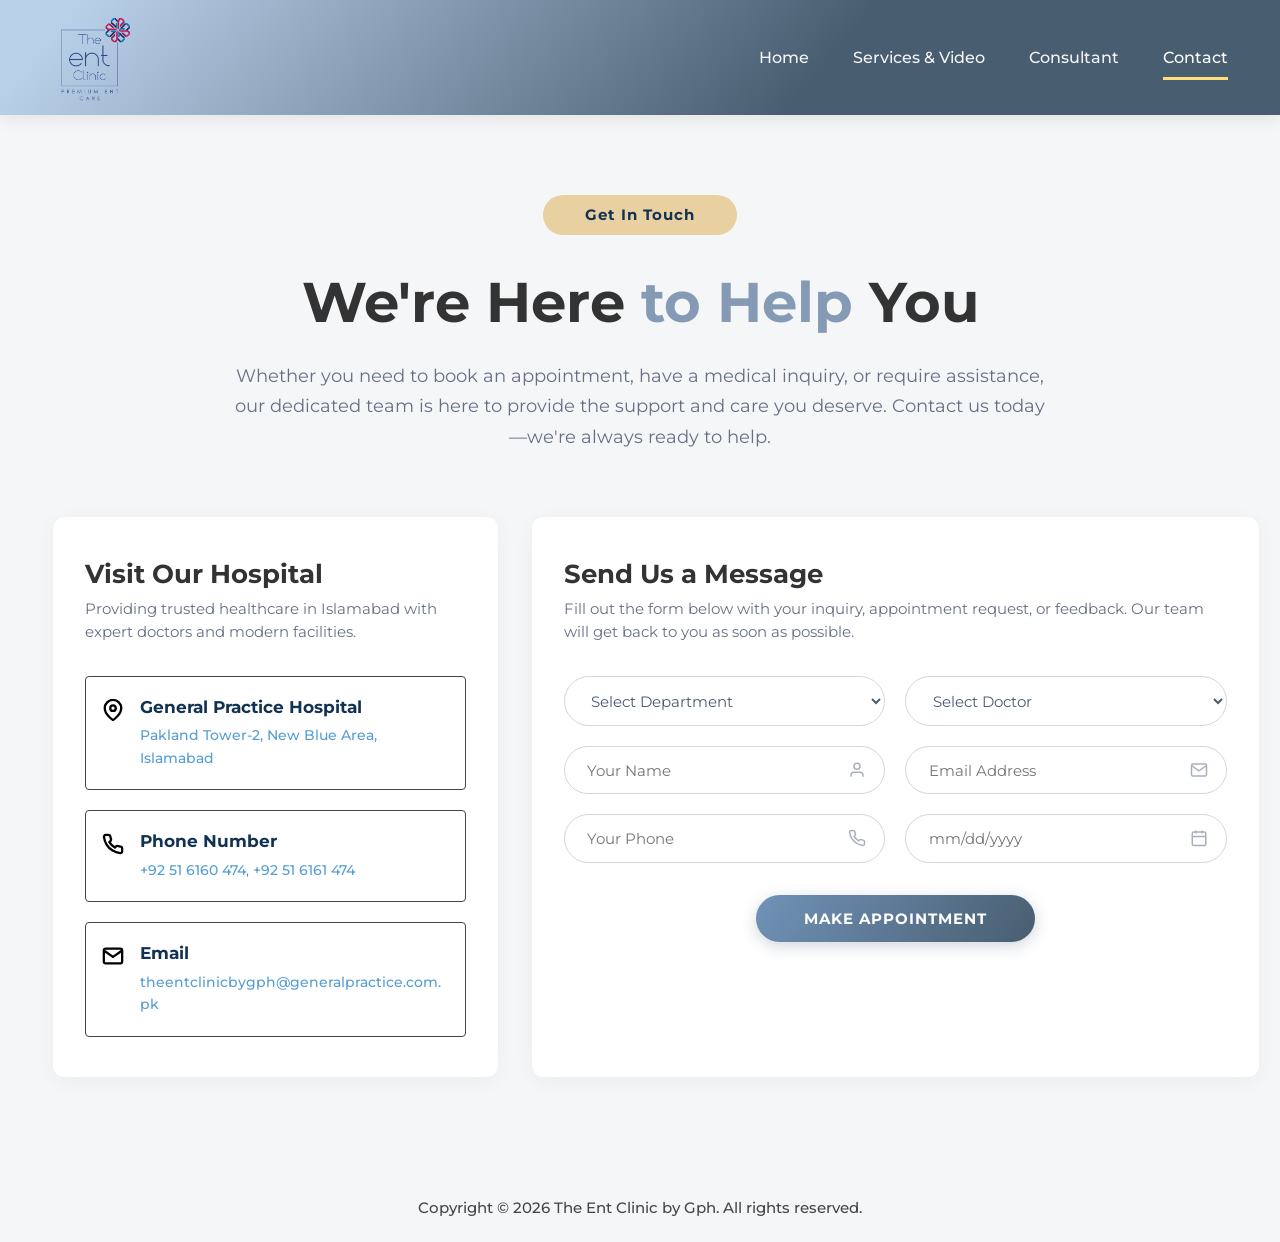
<file: contact.html>
<!DOCTYPE html>
<html lang="en-US">
<head>
    <meta charset="UTF-8">
    <meta name="viewport" content="width=device-width, initial-scale=1.0">
    <title>Contact Us – theentclinicbygph.com</title>
    <meta name="description" content="Get in touch with The ENT Clinic in New Blue Area, Islamabad. Book an appointment or send a message to our specialist team.">
    
    <!-- Google Fonts -->
    <link rel="preconnect" href="https://fonts.googleapis.com">
    <link rel="preconnect" href="https://fonts.gstatic.com" crossorigin>
    <link href="https://fonts.googleapis.com/css2?family=Montserrat:wght@400;500;600;700;800&display=swap" rel="stylesheet">
    
    <!-- CSS Architecture -->
    <link rel="stylesheet" href="css/style.css">
    <link rel="stylesheet" href="css/components.css">
    <link rel="stylesheet" href="css/responsive.css">
    
    <!-- Favicon -->
    <link rel="icon" href="assets/images/cropped-h-1-32x32.png" sizes="32x32">
    <link rel="icon" href="assets/images/cropped-h-1-192x192.png" sizes="192x192">
    <link rel="apple-touch-icon" href="assets/images/cropped-h-1-180x180.png">
</head>
<body style="background-color: #f4f6f8;">

    <!-- Header Section (Exact Elementor Header Structure) -->
    <header data-elementor-type="header" data-elementor-id="22" class="elementor elementor-22 site-header">
        <section class="elementor-section elementor-top-section elementor-element elementor-element-0e55868 elementor-section-boxed">
            <div class="container">
                <div class="header-inner">
                    <div class="logo-container">
                        <a href="index.html">
                            <img src="assets/images/TheEntLogo.png" alt="The ENT Clinic Logo">
                        </a>
                    </div>
                    
                    <nav class="nav-menu" aria-label="Main Navigation">
                        <a href="index.html" class="nav-link">Home</a>
                        <a href="services.html" class="nav-link">Services &amp; Video</a>
                        <a href="consultant.html" class="nav-link">Consultant</a>
                        <a href="contact.html" class="nav-link active">Contact</a>
                    </nav>
                    
                    <button class="mobile-toggle" aria-label="Toggle mobile menu" aria-expanded="false">
                        <span></span>
                        <span></span>
                        <span></span>
                    </button>
                </div>
            </div>
        </section>
    </header>

    <!-- Mobile Navigation Drawer -->
    <div class="mobile-nav-drawer" aria-hidden="true">
        <a href="index.html" class="nav-link">Home</a>
        <a href="services.html" class="nav-link">Services &amp; Video</a>
        <a href="consultant.html" class="nav-link">Consultant</a>
        <a href="contact.html" class="nav-link active">Contact</a>
        <button class="btn-primary js-open-appointment-modal" style="margin-top: 1rem;">Book Appointment</button>
    </div>
    <div class="nav-overlay"></div>

    <main id="inner-body">
        <div data-elementor-type="wp-page" data-elementor-id="281" class="elementor elementor-281">
            
            <!-- Page Hero Section (Screenshot Exact Match) -->
            <section class="elementor-section elementor-top-section elementor-element elementor-element-2d1df87" style="background-color: #f4f6f8; padding-top: 5rem; padding-bottom: 4rem;">
                <div class="container text-center">
                    
                    <!-- Get In Touch Pill Badge -->
                    <div class="elementor-invisible animated fadeInDown" data-settings='{"animation":"fadeInDown"}' style="margin-bottom: 2rem;">
                        <span style="background-color: #E8D0A0; color: #123254; font-family: var(--font-heading); font-size: 15px; font-weight: 700; letter-spacing: 1px; padding: 8px 42px; border-radius: 50px; display: inline-block;">
                            Get In Touch
                        </span>
                    </div>

                    <!-- Headline: We're Here to Help You -->
                    <div class="elementor-invisible animated fadeInUp" data-settings='{"animation":"fadeInUp"}' style="margin-bottom: 1.5rem;">
                        <h1 class="page-title" style="font-family: var(--font-heading); font-size: 3.5rem; font-weight: 700; color: #333333; line-height: 1.25; margin: 0;">
                            We're Here <span style="color: #859BB5; font-weight: 700;">to Help</span> You
                        </h1>
                    </div>

                    <!-- Subtitle Paragraph -->
                    <div class="elementor-invisible animated fadeInUp" data-settings='{"animation":"fadeInUp"}'>
                        <p class="page-subtitle" style="font-family: var(--font-body); max-width: 820px; margin: 0 auto; color: #667085; font-size: 1.15rem; line-height: 1.65;">
                            Whether you need to book an appointment, have a medical inquiry, or require assistance, our dedicated team is here to provide the support and care you deserve. Contact us today—we're always ready to help.
                        </p>
                    </div>

                </div>
            </section>

            <!-- Cards Container Section (Exact Match to New Screenshot) -->
            <section class="elementor-section elementor-top-section elementor-element elementor-element-7f8d2bf" style="background-color: #f4f6f8; padding-bottom: 5rem;">
                <div class="container">
                    <div class="grid-2-col" style="display: grid; grid-template-columns: 38% 62%; gap: 2rem; align-items: stretch;">
                        
                        <!-- Left Card: Visit Our Hospital -->
                        <div class="animated fadeInLeft elementor-invisible" style="background: #ffffff; padding: 2.5rem 2rem; border-radius: 12px; box-shadow: 0 4px 20px rgba(0,0,0,0.04); border: 1px solid #eef2f6; display: flex; flex-direction: column; justify-content: space-between;">
                            <div>
                                <h2 style="font-size: 1.6rem; color: #333333; margin-bottom: 0.5rem; font-weight: 700;">Visit Our Hospital</h2>
                                <p style="color: #667085; font-size: 0.95rem; margin-bottom: 2rem; line-height: 1.5;">
                                    Providing trusted healthcare in Islamabad with expert doctors and modern facilities.
                                </p>

                                <!-- Outline Box 1: Location -->
                                <div style="display: flex; gap: 1rem; margin-bottom: 1.25rem; align-items: flex-start; border: 1.5px solid #444444; border-radius: 4px; padding: 1.25rem 1rem;">
                                    <div style="flex-shrink: 0; padding-top: 2px;">
                                        <svg width="22" height="22" viewBox="0 0 24 24" fill="none" stroke="#000000" stroke-width="2.5"><path d="M21 10c0 7-9 13-9 13s-9-6-9-13a9 9 0 0 1 18 0z"></path><circle cx="12" cy="10" r="3"></circle></svg>
                                    </div>
                                    <div>
                                        <h3 style="font-size: 1.05rem; color: #123254; margin-bottom: 0.35rem; font-weight: 700;">General Practice Hospital</h3>
                                        <p style="color: #667085; font-size: 0.88rem; margin: 0;">
                                            <a href="https://maps.app.goo.gl/7eDiEERFww4JHXnHA" target="_blank" rel="noopener" style="color: #559ed4; font-weight: 500;">
                                                Pakland Tower-2, New Blue Area, Islamabad
                                            </a>
                                        </p>
                                    </div>
                                </div>

                                <!-- Outline Box 2: Phone Number -->
                                <div style="display: flex; gap: 1rem; margin-bottom: 1.25rem; align-items: flex-start; border: 1.5px solid #444444; border-radius: 4px; padding: 1.25rem 1rem;">
                                    <div style="flex-shrink: 0; padding-top: 2px;">
                                        <svg width="22" height="22" viewBox="0 0 24 24" fill="none" stroke="#000000" stroke-width="2.5"><path d="M22 16.92v3a2 2 0 0 1-2.18 2 19.79 19.79 0 0 1-8.63-3.07 19.5 19.5 0 0 1-6-6 19.79 19.79 0 0 1-3.07-8.67A2 2 0 0 1 4.11 2h3a2 2 0 0 1 2 1.72 12.84 12.84 0 0 0 .7 2.81 2 2 0 0 1-.45 2.11L8.09 9.91a16 16 0 0 0 6 6l1.27-1.27a2 2 0 0 1 2.11-.45 12.84 12.84 0 0 0 2.81.7A2 2 0 0 1 22 16.92z"></path></svg>
                                    </div>
                                    <div>
                                        <h3 style="font-size: 1.05rem; color: #123254; margin-bottom: 0.35rem; font-weight: 700;">Phone Number</h3>
                                        <p style="color: #667085; font-size: 0.88rem; margin: 0;">
                                            <a href="tel:+92516160474" style="color: #559ed4; font-weight: 500;">+92 51 6160 474</a>, <a href="tel:+92516161474" style="color: #559ed4; font-weight: 500;">+92 51 6161 474</a>
                                        </p>
                                    </div>
                                </div>

                                <!-- Outline Box 3: Email -->
                                <div style="display: flex; gap: 1rem; align-items: flex-start; border: 1.5px solid #444444; border-radius: 4px; padding: 1.25rem 1rem;">
                                    <div style="flex-shrink: 0; padding-top: 2px;">
                                        <svg width="22" height="22" viewBox="0 0 24 24" fill="none" stroke="#000000" stroke-width="2.5"><path d="M4 4h16c1.1 0 2 .9 2 2v12c0 1.1-.9 2-2 2H4c-1.1 0-2-.9-2-2V6c0-1.1.9-2 2-2z"></path><polyline points="22,6 12,13 2,6"></polyline></svg>
                                    </div>
                                    <div>
                                        <h3 style="font-size: 1.05rem; color: #123254; margin-bottom: 0.35rem; font-weight: 700;">Email</h3>
                                        <p style="color: #667085; font-size: 0.88rem; margin: 0;">
                                            <a href="mailto:theentclinicbygph@generalpractice.com.pk" style="color: #559ed4; font-weight: 500; word-break: break-all;">
                                                theentclinicbygph@generalpractice.com.pk
                                            </a>
                                        </p>
                                    </div>
                                </div>
                            </div>
                        </div>

                        <!-- Right Card: Send Us a Message Form (Screenshot 100% Match) -->
                        <div class="animated fadeInRight elementor-invisible" style="background: #ffffff; padding: 2.5rem 2rem; border-radius: 12px; box-shadow: 0 4px 20px rgba(0,0,0,0.04); border: 1px solid #eef2f6;">
                            <h2 style="font-size: 1.6rem; color: #333333; margin-bottom: 0.5rem; font-weight: 700;">Send Us a Message</h2>
                            <p style="color: #667085; font-size: 0.95rem; margin-bottom: 2rem; line-height: 1.5;">
                                Fill out the form below with your inquiry, appointment request, or feedback. Our team will get back to you as soon as possible.
                            </p>

                            <form id="contactPageForm" class="appointment-form" novalidate>
                                <!-- Row 1: Select Department & Select Doctor -->
                                <div style="display: grid; grid-template-columns: 1fr 1fr; gap: 1.25rem; margin-bottom: 1.25rem;">
                                    <div class="form-group" style="margin: 0;">
                                        <select id="contactDept" class="pill-input" required>
                                            <option value="" disabled selected>Select Department</option>
                                            <option value="Ent Department">Ent Department</option>
                                        </select>
                                    </div>
                                    <div class="form-group" style="margin: 0;">
                                        <select id="contactDoctor" class="pill-input" required>
                                            <option value="" disabled selected>Select Doctor</option>
                                            <option value="Brig (R) Dr. M. Shahzad Hanif Mehr">Brig (R) Dr. M. Shahzad Hanif Mehr</option>
                                            <option value="Dr. Wajid-Ud -Din Shinwari">Dr. Wajid-Ud -Din Shinwari</option>
                                            <option value="Dr. Junaid Shahzad">Dr. Junaid Shahzad</option>
                                            <option value="Dr. Zara Riaz Khan">Dr. Zara Riaz Khan</option>
                                            <option value="Professor. Brig.(R) Dr. M. Ali">Professor. Brig.(R) Dr. M. Ali</option>
                                            <option value="Brig.(R) Dr. M. Umar Asim">Brig.(R) Dr. M. Umar Asim</option>
                                        </select>
                                    </div>
                                </div>

                                <!-- Row 2: Your Name & Email Address -->
                                <div style="display: grid; grid-template-columns: 1fr 1fr; gap: 1.25rem; margin-bottom: 1.25rem;">
                                    <div class="form-group input-icon-wrapper" style="margin: 0;">
                                        <input type="text" id="contactName" class="pill-input" placeholder="Your Name" required>
                                        <svg class="input-icon" viewBox="0 0 24 24" fill="none" stroke="#667085" stroke-width="2"><path d="M20 21v-2a4 4 0 0 0-4-4H8a4 4 0 0 0-4 4v2"></path><circle cx="12" cy="7" r="4"></circle></svg>
                                    </div>
                                    <div class="form-group input-icon-wrapper" style="margin: 0;">
                                        <input type="email" id="contactEmail" class="pill-input" placeholder="Email Address" required>
                                        <svg class="input-icon" viewBox="0 0 24 24" fill="none" stroke="#667085" stroke-width="2"><path d="M4 4h16c1.1 0 2 .9 2 2v12c0 1.1-.9 2-2 2H4c-1.1 0-2-.9-2-2V6c0-1.1.9-2 2-2z"></path><polyline points="22,6 12,13 2,6"></polyline></svg>
                                    </div>
                                </div>

                                <!-- Row 3: Your Phone & Date -->
                                <div style="display: grid; grid-template-columns: 1fr 1fr; gap: 1.25rem; margin-bottom: 2rem;">
                                    <div class="form-group input-icon-wrapper" style="margin: 0;">
                                        <input type="tel" id="contactPhone" class="pill-input" placeholder="Your Phone" required>
                                        <svg class="input-icon" viewBox="0 0 24 24" fill="none" stroke="#667085" stroke-width="2"><path d="M22 16.92v3a2 2 0 0 1-2.18 2 19.79 19.79 0 0 1-8.63-3.07 19.5 19.5 0 0 1-6-6 19.79 19.79 0 0 1-3.07-8.67A2 2 0 0 1 4.11 2h3a2 2 0 0 1 2 1.72 12.84 12.84 0 0 0 .7 2.81 2 2 0 0 1-.45 2.11L8.09 9.91a16 16 0 0 0 6 6l1.27-1.27a2 2 0 0 1 2.11-.45 12.84 12.84 0 0 0 2.81.7A2 2 0 0 1 22 16.92z"></path></svg>
                                    </div>
                                    <div class="form-group input-icon-wrapper" style="margin: 0;">
                                        <input type="text" id="contactDate" class="pill-input" placeholder="mm/dd/yyyy" onfocus="(this.type='date')" onblur="(this.type='text')" required>
                                        <svg class="input-icon" viewBox="0 0 24 24" fill="none" stroke="#667085" stroke-width="2"><rect x="3" y="4" width="18" height="18" rx="2" ry="2"></rect><line x1="16" y1="2" x2="16" y2="6"></line><line x1="8" y1="2" x2="8" y2="6"></line><line x1="3" y1="10" x2="21" y2="10"></line></svg>
                                    </div>
                                </div>

                                <!-- Validation Alert Message Container -->
                                <div id="formValidationAlert" style="display: none; margin-bottom: 1.25rem; padding: 0.75rem 1rem; border-radius: 8px; font-size: 0.9rem; text-align: center;"></div>

                                <!-- Centered Gradient Pill Button -->
                                <div class="text-center">
                                    <button type="submit" class="pill-btn-gradient">MAKE APPOINTMENT</button>
                                </div>
                            </form>
                        </div>

                    </div>
                </div>
            </section>
        </div>
    </main>

    <!-- Appointment Booking Modal Popup -->
    <div id="appointmentModal" class="modal-wrapper" aria-hidden="true" role="dialog" aria-labelledby="modalTitle">
        <div class="modal-content">
            <button class="modal-close-btn js-close-modal" aria-label="Close modal">&times;</button>
            <h2 id="modalTitle" style="font-size: 1.75rem; color: var(--primary-navy); margin-bottom: 0.5rem; text-align: center;">Book Your Appointment</h2>
            <p style="text-align: center; color: var(--text-secondary); margin-bottom: 1.5rem; font-size: 0.95rem;">
                Select your preferred consultant and time. Our team will contact you to confirm.
            </p>
            
            <form id="appointmentForm" novalidate>
                <div class="form-group">
                    <label for="modalFullName" class="form-label">Full Name *</label>
                    <input type="text" id="modalFullName" class="form-control" placeholder="Your Name" required>
                </div>
                
                <div class="form-group">
                    <label for="modalPhone" class="form-label">Phone Number *</label>
                    <input type="tel" id="modalPhone" class="form-control" placeholder="Your Phone Number" required>
                </div>
                
                <div class="form-group">
                    <label for="modalDoctor" class="form-label">Preferred Doctor</label>
                    <select id="modalDoctor" class="form-control">
                        <option value="">Select Doctor</option>
                        <option value="Dr. M. Shahzad Hanif Mehr Brig(R)">Dr. M. Shahzad Hanif Mehr Brig(R)</option>
                        <option value="Wajih-ud-din Shinwari">Wajih-ud-din Shinwari</option>
                        <option value="Dr. Junaid Shahzad">Dr. Junaid Shahzad</option>
                        <option value="Dr. Zara Riaz Khan">Dr. Zara Riaz Khan</option>
                        <option value="Dr. Muhammad Ali Brig(R)">Dr. Muhammad Ali Brig(R)</option>
                    </select>
                </div>
                
                <div class="form-group">
                    <label for="modalDate" class="form-label">Preferred Date *</label>
                    <input type="date" id="modalDate" class="form-control" required>
                </div>
                
                <button type="submit" class="btn-primary" style="width: 100%; margin-top: 1rem;">MAKE APPOINTMENT</button>
            </form>
        </div>
    </div>

    <!-- Footer Section -->
    <footer class="site-footer" style="background-color: #f4f6f8; border-top: none; padding: 2.5rem 0 1.5rem;">
        <div class="container text-center">
            <h2 class="elementor-heading-title footer-copyright" style="font-size: 0.95rem; font-weight: 500; color: #333333; margin: 0;">Copyright &copy; 2026 The Ent Clinic by Gph. All rights reserved.</h2>
        </div>
    </footer>

    <!-- JavaScript Architecture -->
    <script src="js/navigation.js"></script>
    <script src="js/main.js"></script>
    <script src="js/animations.js"></script>
</body>
</html>
</file>
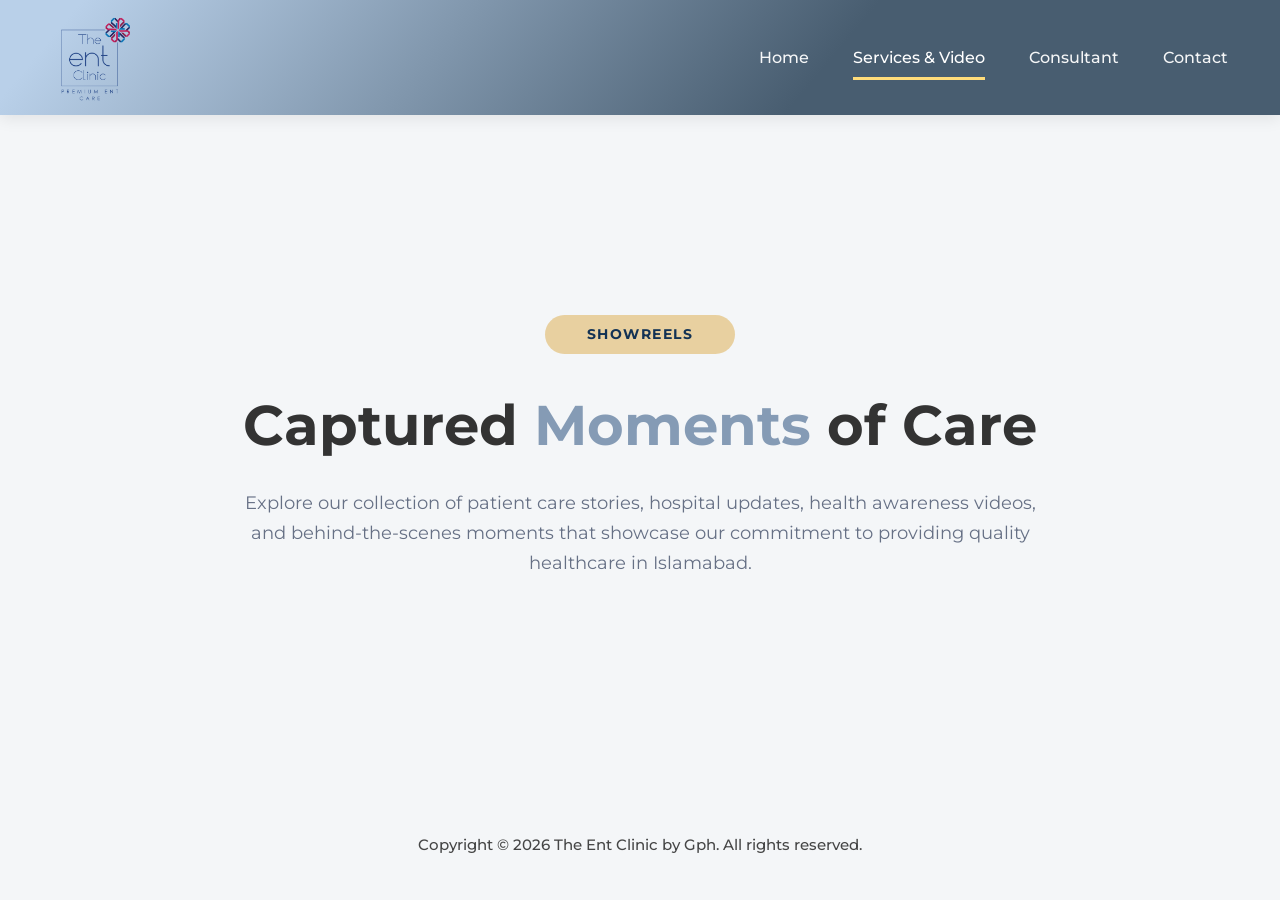
<file: services.html>
<!DOCTYPE html>
<html lang="en-US">
<head>
    <meta charset="UTF-8">
    <meta name="viewport" content="width=device-width, initial-scale=1.0">
    <title>Services &amp; Videos – theentclinicbygph.com</title>
    <meta name="description" content="Explore our collection of patient care stories, hospital updates, health awareness videos, and behind-the-scenes moments that showcase our commitment to providing quality healthcare in Islamabad.">
    
    <!-- Google Fonts -->
    <link rel="preconnect" href="https://fonts.googleapis.com">
    <link rel="preconnect" href="https://fonts.gstatic.com" crossorigin>
    <link href="https://fonts.googleapis.com/css2?family=Montserrat:wght@400;500;600;700;800&display=swap" rel="stylesheet">
    
    <!-- CSS Architecture -->
    <link rel="stylesheet" href="css/style.css">
    <link rel="stylesheet" href="css/components.css">
    <link rel="stylesheet" href="css/responsive.css">
    
    <!-- Favicon -->
    <link rel="icon" href="assets/images/cropped-h-1-32x32.png" sizes="32x32">
    <link rel="icon" href="assets/images/cropped-h-1-192x192.png" sizes="192x192">
    <link rel="apple-touch-icon" href="assets/images/cropped-h-1-180x180.png">
</head>
<body style="background-color: #f4f6f8;">

    <!-- Header Section (Exact Elementor Header Structure) -->
    <header data-elementor-type="header" data-elementor-id="22" class="elementor elementor-22 site-header">
        <section class="elementor-section elementor-top-section elementor-element elementor-element-0e55868 elementor-section-boxed">
            <div class="container">
                <div class="header-inner">
                    <div class="logo-container">
                        <a href="index.html">
                            <img src="assets/images/TheEntLogo.png" alt="The ENT Clinic Logo">
                        </a>
                    </div>
                    
                    <nav class="nav-menu" aria-label="Main Navigation">
                        <a href="index.html" class="nav-link">Home</a>
                        <a href="services.html" class="nav-link active">Services &amp; Video</a>
                        <a href="consultant.html" class="nav-link">Consultant</a>
                        <a href="contact.html" class="nav-link">Contact</a>
                    </nav>
                    
                    <button class="mobile-toggle" aria-label="Toggle mobile menu" aria-expanded="false">
                        <span></span>
                        <span></span>
                        <span></span>
                    </button>
                </div>
            </div>
        </section>
    </header>

    <!-- Mobile Navigation Drawer -->
    <div class="mobile-nav-drawer" aria-hidden="true">
        <a href="index.html" class="nav-link">Home</a>
        <a href="services.html" class="nav-link active">Services &amp; Video</a>
        <a href="consultant.html" class="nav-link">Consultant</a>
        <a href="contact.html" class="nav-link">Contact</a>
        <button class="btn-primary js-open-appointment-modal" style="margin-top: 1rem;">Book Appointment</button>
    </div>
    <div class="nav-overlay"></div>

    <main>
        <!-- Page Main Section (Exact Match to Screenshot) -->
        <section class="section-padding" style="background-color: #f4f6f8; min-height: calc(100vh - 220px); display: flex; align-items: center; justify-content: center; padding-top: 5rem; padding-bottom: 6rem;">
            <div class="container text-center">
                
                <!-- SHOWREELS Pill Badge -->
                <div class="elementor-invisible animated fadeInDown" data-settings='{"animation":"fadeInDown"}' style="margin-bottom: 2.25rem;">
                    <span style="background-color: #E8D0A0; color: #123254; font-family: var(--font-heading); font-size: 14px; font-weight: 700; letter-spacing: 1.5px; padding: 8px 42px; border-radius: 50px; display: inline-block; text-transform: uppercase;">
                        SHOWREELS
                    </span>
                </div>

                <!-- Headline: Captured Moments of Care -->
                <div class="elementor-invisible animated fadeInUp" data-settings='{"animation":"fadeInUp"}' style="margin-bottom: 1.75rem;">
                    <h1 class="page-title" style="font-family: var(--font-heading); font-size: 3.5rem; font-weight: 700; color: #333333; line-height: 1.25; margin: 0;">
                        Captured <span style="color: #859BB5; font-weight: 700;">Moments</span> of Care
                    </h1>
                </div>

                <!-- Subtitle Paragraph -->
                <div class="elementor-invisible animated fadeInUp" data-settings='{"animation":"fadeInUp"}'>
                    <p class="page-subtitle" style="font-family: var(--font-body); max-width: 820px; margin: 0 auto; color: #667085; font-size: 1.15rem; line-height: 1.65;">
                        Explore our collection of patient care stories, hospital updates, health awareness videos, and behind-the-scenes moments that showcase our commitment to providing quality healthcare in Islamabad.
                    </p>
                </div>

            </div>
        </section>
    </main>

    <!-- Appointment Booking Modal Popup -->
    <div id="appointmentModal" class="modal-wrapper" aria-hidden="true" role="dialog" aria-labelledby="modalTitle">
        <div class="modal-content">
            <button class="modal-close-btn js-close-modal" aria-label="Close modal">&times;</button>
            <h2 id="modalTitle" style="font-size: 1.75rem; color: var(--primary-navy); margin-bottom: 0.5rem; text-align: center;">Book Your Appointment</h2>
            <p style="text-align: center; color: var(--text-secondary); margin-bottom: 1.5rem; font-size: 0.95rem;">
                Select your preferred consultant and time. Our team will contact you to confirm.
            </p>
            
            <form id="appointmentForm">
                <div class="form-group">
                    <label for="modalFullName" class="form-label">Full Name *</label>
                    <input type="text" id="modalFullName" class="form-control" placeholder="Your Name" required>
                </div>
                
                <div class="form-group">
                    <label for="modalPhone" class="form-label">Phone Number *</label>
                    <input type="tel" id="modalPhone" class="form-control" placeholder="Your Phone Number" required>
                </div>
                
                <div class="form-group">
                    <label for="modalDoctor" class="form-label">Preferred Doctor</label>
                    <select id="modalDoctor" class="form-control">
                        <option value="">Select Doctor</option>
                        <option value="Dr. M. Shahzad Hanif Mehr Brig(R)">Dr. M. Shahzad Hanif Mehr Brig(R)</option>
                        <option value="Wajih-ud-din Shinwari">Wajih-ud-din Shinwari</option>
                        <option value="Dr. Junaid Shahzad">Dr. Junaid Shahzad</option>
                        <option value="Dr. Zara Riaz Khan">Dr. Zara Riaz Khan</option>
                        <option value="Dr. Muhammad Ali Brig(R)">Dr. Muhammad Ali Brig(R)</option>
                    </select>
                </div>
                
                <div class="form-group">
                    <label for="modalDate" class="form-label">Preferred Date *</label>
                    <input type="date" id="modalDate" class="form-control" required>
                </div>
                
                <button type="submit" class="btn-primary" style="width: 100%; margin-top: 1rem;">MAKE APPOINTMENT</button>
            </form>
        </div>
    </div>

    <!-- Footer Section (Exact Match to Screenshot) -->
    <footer class="site-footer" style="background-color: #f4f6f8; border-top: none; padding: 2.5rem 0 1.5rem;">
        <div class="container text-center">
            <h2 class="elementor-heading-title footer-copyright" style="font-size: 0.95rem; font-weight: 500; color: #333333; margin: 0;">Copyright &copy; 2026 The Ent Clinic by Gph. All rights reserved.</h2>
        </div>
    </footer>

    <!-- JavaScript Architecture -->
    <script src="js/navigation.js"></script>
    <script src="js/main.js"></script>
    <script src="js/animations.js"></script>
</body>
</html>
</file>
<file: css/style.css>
/* ==========================================================================
   THE ENT CLINIC - BASE STYLESHEET (style.css)
   Contains core resets, typography tokens, layout containers, and entrance keyframes.
   ========================================================================== */

/* --------------------------------------------------------------------------
   1. CSS Custom Properties / Design Tokens (Extracted from Live Site CSS)
   -------------------------------------------------------------------------- */
:root {
  /* Colors */
  --primary-navy: #123254;
  --secondary-slate: #465F78;
  --header-bg: #485D70;
  --text-dark: #123254;
  --text-secondary: #465F78;
  --bg-light: #f8fafc;
  --bg-white: #ffffff;
  --bg-alt: #f1f5f9;
  --border-color: #d0d7de;
  
  /* Accent Colors & Gradients */
  --yellow-gold-light: #FFDC7A;
  --yellow-gold-dark: #EBB637;
  --yellow-gradient: linear-gradient(135deg, #FFDC7A 0%, #EBB637 100%);
  --blue-card-gradient: linear-gradient(135deg, #465F78 0%, #123254 100%);
  --accent-btn-gradient: linear-gradient(135deg, #7193b8 0%, #485d70 100%);
  --slate-translucent: rgba(70, 95, 120, 0.92);

  /* Container & Grid Limits */
  --container-max: 1240px;

  /* Typography */
  --font-body: 'Montserrat', -apple-system, BlinkMacSystemFont, 'Segoe UI', Roboto, sans-serif;
  --font-heading: 'Montserrat', sans-serif;

  /* Transitions */
  --transition-fast: 0.2s ease;
  --transition-normal: 0.3s ease;
  --transition-slow: 0.5s ease;

  /* Shadows */
  --shadow-sm: 0 2px 8px rgba(18, 50, 84, 0.08);
  --shadow-md: 0 6px 18px rgba(18, 50, 84, 0.12);
  --shadow-lg: 0 12px 30px rgba(18, 50, 84, 0.18);
  --shadow-yellow: 0 8px 24px rgba(235, 182, 55, 0.35);

  /* Radius */
  --radius-sm: 4px;
  --radius-md: 8px;
  --radius-lg: 12px;
}

/* --------------------------------------------------------------------------
   2. Reset & General Styles
   -------------------------------------------------------------------------- */
*, *::before, *::after {
  box-sizing: border-box;
  margin: 0;
  padding: 0;
}

html {
  scroll-behavior: smooth;
  font-size: 16px;
  -webkit-text-size-adjust: 100%;
}

body {
  font-family: var(--font-body);
  color: var(--text-dark);
  background-color: var(--bg-white);
  line-height: 1.6;
  overflow-x: hidden;
  -webkit-font-smoothing: antialiased;
}

img {
  max-width: 100%;
  height: auto;
  display: block;
}

a {
  color: inherit;
  text-decoration: none;
  transition: color var(--transition-fast);
}

ul, ol {
  list-style: none;
}

h1, h2, h3, h4, h5, h6 {
  font-family: var(--font-heading);
  color: var(--primary-navy);
  line-height: 1.3;
  font-weight: 700;
}

p {
  margin-bottom: 1rem;
}

p:last-child {
  margin-bottom: 0;
}

.container {
  width: 100%;
  max-width: var(--container-max);
  margin-left: auto;
  margin-right: auto;
  padding-left: 2rem;
  padding-right: 2rem;
}

.section-padding {
  padding-top: 3.5rem;
  padding-bottom: 3.5rem;
}

.text-center { text-align: center; }
.text-left { text-align: left; }
.text-right { text-align: right; }

/* --------------------------------------------------------------------------
   3. Entrance Keyframe Animations (100% Exact Elementor Specs - Smooth & Clean)
   -------------------------------------------------------------------------- */
.elementor-invisible {
  opacity: 0;
  visibility: hidden;
}

.animated {
  animation-duration: 1s;
  animation-fill-mode: both;
  animation-timing-function: cubic-bezier(0, 0.33, 0.07, 1.03);
}

.animated-slow {
  animation-duration: 1.4s;
  animation-fill-mode: both;
  animation-timing-function: cubic-bezier(0, 0.33, 0.07, 1.03);
}

.elementor-animated,
.is-animated {
  opacity: 1 !important;
  visibility: visible !important;
}

/* Exact Original Elementor fadeInDown Keyframe */
@keyframes fadeInDown {
  0% {
    opacity: 0;
    transform: translate3d(0, -100%, 0);
  }
  100% {
    opacity: 1;
    transform: translate3d(0, 0, 0);
  }
}

.fadeInDown.elementor-animated,
.fadeInDown.is-animated {
  animation-name: fadeInDown;
}

/* Exact Original Elementor fadeInUp Keyframe */
@keyframes fadeInUp {
  0% {
    opacity: 0;
    transform: translate3d(0, 100%, 0);
  }
  100% {
    opacity: 1;
    transform: translate3d(0, 0, 0);
  }
}

.fadeInUp.elementor-animated,
.fadeInUp.is-animated {
  animation-name: fadeInUp;
}

/* Exact Original Elementor fadeInLeft Keyframe */
@keyframes fadeInLeft {
  0% {
    opacity: 0;
    transform: translate3d(-100%, 0, 0);
  }
  100% {
    opacity: 1;
    transform: translate3d(0, 0, 0);
  }
}

.fadeInLeft.elementor-animated,
.fadeInLeft.is-animated {
  animation-name: fadeInLeft;
}

/* Exact Original Elementor fadeInRight Keyframe */
@keyframes fadeInRight {
  0% {
    opacity: 0;
    transform: translate3d(100%, 0, 0);
  }
  100% {
    opacity: 1;
    transform: translate3d(0, 0, 0);
  }
}

.fadeInRight.elementor-animated,
.fadeInRight.is-animated {
  animation-name: fadeInRight;
}

/* Exact Original Elementor slideInRight Keyframe */
@keyframes slideInRight {
  0% {
    transform: translate3d(100%, 0, 0);
    visibility: visible;
  }
  100% {
    transform: translate3d(0, 0, 0);
  }
}

.slideInRight.elementor-animated,
.slideInRight.is-animated {
  animation-name: slideInRight;
}

/* Exact Original Elementor slideInUp Keyframe */
@keyframes slideInUp {
  0% {
    transform: translate3d(0, 100%, 0);
    visibility: visible;
  }
  100% {
    transform: translate3d(0, 0, 0);
  }
}

.slideInUp.elementor-animated,
.slideInUp.is-animated {
  animation-name: slideInUp;
}

/* --------------------------------------------------------------------------
   4. Rounded Pill Form Field Styles (Matching Contact Page Screenshot)
   -------------------------------------------------------------------------- */
.pill-input {
  border-radius: 30px !important;
  border: 1.5px solid #d0d7de !important;
  padding: 0.85rem 1.4rem !important;
  font-family: var(--font-body) !important;
  font-size: 0.95rem !important;
  color: #485d70 !important;
  background-color: #ffffff !important;
  width: 100% !important;
  box-shadow: none !important;
  transition: border-color var(--transition-fast), box-shadow var(--transition-fast) !important;
}

.pill-input:focus {
  border-color: #7193b8 !important;
  box-shadow: 0 0 0 3px rgba(113, 147, 184, 0.2) !important;
  outline: none !important;
}

.input-icon-wrapper {
  position: relative;
  width: 100%;
}

.input-icon-wrapper .input-icon {
  position: absolute;
  right: 1.2rem;
  top: 50%;
  transform: translateY(-50%);
  width: 18px;
  height: 18px;
  pointer-events: none;
  opacity: 0.55;
}

.pill-btn-gradient {
  background-image: linear-gradient(126deg, #7193b8 0%, #485d70 100%) !important;
  border-radius: 30px !important;
  color: #ffffff !important;
  font-family: var(--font-heading) !important;
  font-weight: 700 !important;
  font-size: 0.95rem !important;
  letter-spacing: 1px !important;
  padding: 0.9rem 3rem !important;
  border: none !important;
  cursor: pointer !important;
  box-shadow: 0 4px 15px rgba(72, 93, 112, 0.25) !important;
  transition: all var(--transition-normal) !important;
}

.pill-btn-gradient:hover {
  transform: translateY(-2px) !important;
  box-shadow: 0 6px 20px rgba(72, 93, 112, 0.35) !important;
}
</file>
<file: css/components.css>
/* ==========================================================================
   THE ENT CLINIC - COMPONENTS STYLESHEET (components.css)
   Exact original component styling for Header, Navigation, Cards, Team List, Forms, Footer.
   ========================================================================== */

/* --------------------------------------------------------------------------
   1. Site Header & Navigation (NOT Sticky, Exact Gradient linear-gradient(130deg, #B9D0E9 6%, #485D70 64%))
   -------------------------------------------------------------------------- */
.site-header {
  position: relative;
  width: 100%;
  z-index: 1000;
  background-image: linear-gradient(130deg, #B9D0E9 6%, #485D70 64%);
  box-shadow: 0 4px 15px rgba(0, 0, 0, 0.08);
}

.header-inner {
  display: flex;
  align-items: center;
  justify-content: space-between;
  height: 115px;
  padding: 12px 0;
}

.logo-container {
  display: flex;
  align-items: center;
}

.logo-container img {
  height: 96px;
  width: auto;
  object-fit: contain;
}

.nav-menu {
  display: flex;
  align-items: center;
  gap: 2.75rem;
}

.nav-link {
  font-family: var(--font-heading);
  font-size: 16px;
  font-weight: 500;
  color: #ffffff;
  padding: 0.5rem 0;
  position: relative;
  opacity: 0.95;
  transition: opacity var(--transition-fast);
}

.nav-link:hover,
.nav-link.active {
  opacity: 1;
  color: #ffffff;
}

.nav-link::after {
  content: '';
  position: absolute;
  bottom: -2px;
  left: 0;
  width: 0;
  height: 3px;
  background-color: var(--yellow-gold-light);
  transition: width var(--transition-normal);
}

.nav-link:hover::after,
.nav-link.active::after {
  width: 100%;
}

/* --------------------------------------------------------------------------
   2. Layout Grids (CSS classes - NO inline style overrides!)
   -------------------------------------------------------------------------- */
.hero-top-row {
  display: grid;
  grid-template-columns: 54% 46%;
  gap: 2rem;
  align-items: flex-start;
}

.doctor-lead-grid {
  display: grid;
  grid-template-columns: 45% 55%;
  gap: 3rem;
  align-items: flex-start;
}

.collaboration-grid {
  display: grid;
  grid-template-columns: 1fr 1fr;
  gap: 3rem;
  align-items: flex-start;
}

.expertise-grid {
  display: grid;
  grid-template-columns: 1fr 1fr;
  gap: 3rem;
  align-items: flex-start;
}

.grid-2-col {
  display: grid;
  grid-template-columns: 1fr 1fr;
  gap: 2.5rem;
}

.grid-3-col {
  display: grid;
  grid-template-columns: repeat(3, 1fr);
  gap: 2rem;
}

.grid-4-col {
  display: grid;
  grid-template-columns: repeat(4, 1fr);
  gap: 1.5rem;
}

.hero-title {
  font-family: var(--font-heading);
  font-size: 3.5rem;
  font-weight: 700;
  line-height: 1.2;
  color: var(--primary-navy);
}

/* Mobile Toggle Hamburger */
.mobile-toggle {
  display: none;
  flex-direction: column;
  justify-content: space-between;
  width: 30px;
  height: 20px;
  background: transparent;
  border: none;
  cursor: pointer;
  z-index: 1001;
  padding: 0;
}

.mobile-toggle span {
  width: 100%;
  height: 3px;
  background-color: #ffffff;
  border-radius: 4px;
  transition: all var(--transition-normal);
}

.mobile-toggle.is-active span:nth-child(1) {
  transform: translateY(8.5px) rotate(45deg);
}

.mobile-toggle.is-active span:nth-child(2) {
  opacity: 0;
}

.mobile-toggle.is-active span:nth-child(3) {
  transform: translateY(-8.5px) rotate(-45deg);
}

.mobile-nav-drawer {
  position: fixed;
  top: 0;
  right: -100%;
  width: 290px;
  max-width: 85vw;
  height: 100vh;
  background-color: #485D70;
  z-index: 1001;
  padding: 4.5rem 1.75rem 2rem;
  display: flex;
  flex-direction: column;
  gap: 1.25rem;
  box-shadow: -5px 0 25px rgba(0, 0, 0, 0.4);
  transition: right var(--transition-normal);
  overflow-y: auto;
}

.mobile-nav-drawer.is-open {
  right: 0;
}

.mobile-nav-drawer .nav-link {
  font-size: 1.15rem;
  border-bottom: 1px solid rgba(255, 255, 255, 0.15);
  padding-bottom: 0.75rem;
  display: block;
}

.nav-overlay {
  position: fixed;
  top: 0;
  left: 0;
  width: 100vw;
  height: 100vh;
  background: rgba(0, 0, 0, 0.5);
  z-index: 998;
  opacity: 0;
  visibility: hidden;
  transition: all var(--transition-normal);
}

.nav-overlay.is-open {
  opacity: 1;
  visibility: visible;
}

/* --------------------------------------------------------------------------
   3. Buttons
   -------------------------------------------------------------------------- */
.btn-primary,
.elementor-button {
  display: inline-flex;
  align-items: center;
  justify-content: center;
  padding: 0.85rem 2.25rem;
  font-family: var(--font-heading);
  font-size: 1.05rem;
  font-weight: 600;
  color: #ffffff;
  background-image: var(--accent-btn-gradient);
  border: none;
  border-radius: var(--radius-sm);
  cursor: pointer;
  transition: all var(--transition-normal);
  box-shadow: var(--shadow-sm);
}

.btn-primary:hover,
.elementor-button:hover {
  transform: translateY(-2px);
  box-shadow: var(--shadow-md);
  opacity: 0.95;
}

/* --------------------------------------------------------------------------
   4. Yellow & Blue Highlight Cards (Floating Offset Cards)
   -------------------------------------------------------------------------- */
.highlight-card--yellow,
.yellow-card {
  background: var(--yellow-gradient);
  color: var(--primary-navy);
  padding: 2.25rem 2.5rem;
  box-shadow: var(--shadow-yellow);
  position: relative;
  z-index: 10;
  transition: transform var(--transition-normal);
}

.highlight-card--yellow h2,
.highlight-card--yellow h3,
.yellow-card h2,
.yellow-card h3 {
  font-family: var(--font-heading);
  color: var(--primary-navy);
  font-size: 1.9rem;
  font-weight: 700;
  line-height: 1.3;
  margin-bottom: 0.4rem;
}

.highlight-card--yellow p,
.yellow-card p {
  font-family: var(--font-heading);
  font-size: 1.1rem;
  font-weight: 500;
  color: var(--primary-navy);
  margin-bottom: 0.25rem;
}

/* Blue Summary Card */
.highlight-card--blue,
.blue-card {
  background: var(--blue-card-gradient);
  color: #ffffff;
  padding: 2.5rem;
  box-shadow: var(--shadow-lg);
  position: relative;
  z-index: 9;
}

.highlight-card--blue h2,
.highlight-card--blue h3,
.blue-card h2,
.blue-card h3 {
  font-family: var(--font-heading);
  color: #ffffff;
  font-size: 1.85rem;
  font-weight: 700;
  line-height: 1.3;
  margin-bottom: 1.25rem;
}

.highlight-card--blue p,
.blue-card p {
  font-family: var(--font-heading);
  color: rgba(255, 255, 255, 0.95);
  font-size: 1.05rem;
  margin-bottom: 1rem;
}

.icon-bullet-list {
  margin: 1.5rem 0;
}

.icon-bullet-list li {
  display: flex;
  align-items: flex-start;
  gap: 0.85rem;
  margin-bottom: 1rem;
  color: #ffffff;
  font-size: 1rem;
}

.icon-bullet-list .bullet-icon {
  width: 10px;
  height: 10px;
  background-color: #ffffff;
  border-radius: 50%;
  margin-top: 7px;
  flex-shrink: 0;
}

/* --------------------------------------------------------------------------
   5. Team List Card Container (100% Exact Match with Screenshots 7 & 8)
   -------------------------------------------------------------------------- */
.team-slate-card {
  background-color: var(--slate-translucent);
  backdrop-filter: blur(8px);
  border-radius: 0px;
  padding: 2.5rem 2rem;
  width: 100%;
  max-width: 580px;
  margin: 0 auto;
  box-shadow: var(--shadow-lg);
}

.team-slate-title {
  color: #ffffff;
  font-size: 2rem;
  font-weight: 700;
  text-align: center;
  margin-bottom: 2rem;
}

.team-slate-list {
  display: flex;
  flex-direction: column;
  gap: 1.25rem;
}

.team-slate-item {
  display: flex;
  align-items: flex-start;
  gap: 1.25rem;
  padding-bottom: 1.25rem;
  border-bottom: 1px solid rgba(255, 255, 255, 0.12);
}

.team-slate-item:last-child {
  border-bottom: none;
  padding-bottom: 0;
}

.team-slate-thumb {
  width: 65px;
  height: 65px;
  border-radius: 8px;
  overflow: hidden;
  flex-shrink: 0;
  background-color: #ffffff;
}

.team-slate-thumb img {
  width: 100%;
  height: 100%;
  object-fit: cover;
}

.team-slate-info {
  color: #ffffff;
}

.team-slate-name {
  font-size: 1.15rem;
  font-weight: 700;
  color: #ffffff;
  margin-bottom: 0.25rem;
}

.team-slate-qual {
  font-size: 0.85rem;
  color: rgba(255, 255, 255, 0.85);
  font-weight: 500;
  line-height: 1.35;
  margin-bottom: 0.2rem;
}

.team-slate-spec {
  font-size: 0.85rem;
  color: rgba(255, 255, 255, 0.75);
  line-height: 1.35;
}

/* Doctor Grid for Consultant Subpage */
.doctor-card {
  background-color: var(--bg-white);
  border-radius: var(--radius-md);
  overflow: hidden;
  box-shadow: var(--shadow-md);
  transition: all var(--transition-normal);
  display: flex;
  flex-direction: column;
  border: 1px solid var(--border-color);
}

.doctor-card:hover {
  transform: translateY(-6px);
  box-shadow: var(--shadow-lg);
}

.doctor-card-img {
  width: 100%;
  height: 280px;
  background-color: #eef3f8;
  display: flex;
  align-items: flex-end;
  justify-content: center;
  overflow: hidden;
}

.doctor-card-img img {
  height: 100%;
  width: auto;
  object-fit: cover;
}

.doctor-card-body {
  padding: 1.5rem;
  flex-grow: 1;
  display: flex;
  flex-direction: column;
}

.doctor-card-name {
  font-size: 1.25rem;
  color: var(--primary-navy);
  margin-bottom: 0.35rem;
}

.doctor-card-role {
  font-size: 0.95rem;
  color: var(--accent-blue-dark);
  font-weight: 600;
  margin-bottom: 0.75rem;
}

.doctor-card-desc {
  font-size: 0.9rem;
  color: var(--text-secondary);
  line-height: 1.5;
}

/* --------------------------------------------------------------------------
   6. Appointment Modal Popup & Forms
   -------------------------------------------------------------------------- */
.modal-wrapper {
  position: fixed;
  top: 0;
  left: 0;
  width: 100vw;
  height: 100vh;
  background: rgba(18, 50, 84, 0.75);
  backdrop-filter: blur(4px);
  z-index: 2000;
  display: flex;
  align-items: center;
  justify-content: center;
  opacity: 0;
  visibility: hidden;
  transition: all var(--transition-normal);
  padding: 1.5rem;
}

.modal-wrapper.is-open {
  opacity: 1;
  visibility: visible;
}

.modal-content {
  background: var(--bg-white);
  width: 100%;
  max-width: 580px;
  border-radius: var(--radius-md);
  box-shadow: var(--shadow-lg);
  padding: 2.5rem;
  position: relative;
  transform: scale(0.9);
  transition: transform var(--transition-normal);
  max-height: 90vh;
  overflow-y: auto;
}

.modal-wrapper.is-open .modal-content {
  transform: scale(1);
}

.modal-close-btn {
  position: absolute;
  top: 1.25rem;
  right: 1.25rem;
  width: 36px;
  height: 36px;
  background: var(--bg-alt);
  border: none;
  border-radius: 50%;
  cursor: pointer;
  display: flex;
  align-items: center;
  justify-content: center;
  font-size: 1.2rem;
  color: var(--text-primary);
}

.form-group {
  margin-bottom: 1.25rem;
}

.form-label {
  display: block;
  font-family: var(--font-heading);
  font-size: 0.9rem;
  font-weight: 600;
  color: var(--primary-navy);
  margin-bottom: 0.4rem;
}

.form-control {
  width: 100%;
  padding: 0.8rem 1rem;
  font-family: var(--font-heading);
  font-size: 0.95rem;
  border: 1px solid var(--border-color);
  border-radius: var(--radius-sm);
  background-color: var(--bg-light);
  color: var(--primary-navy);
  transition: border-color var(--transition-fast);
}

.form-control:focus {
  outline: none;
  border-color: var(--accent-blue-dark);
  background-color: #ffffff;
}

textarea.form-control {
  resize: vertical;
  min-height: 100px;
}

/* --------------------------------------------------------------------------
   7. Footer
   -------------------------------------------------------------------------- */
.site-footer {
  background-color: #123254;
  color: #ffffff;
  padding: 2rem 0;
  text-align: center;
  border-top: 1px solid rgba(255, 255, 255, 0.1);
}

.footer-copyright {
  color: #ffffff;
  font-size: 0.95rem;
  opacity: 0.9;
}
</file>
<file: css/responsive.css>
/* ==========================================================================
   THE ENT CLINIC - RESPONSIVE STYLESHEET (responsive.css)
   Comprehensive fluid multi-device responsiveness for Mobile, Tablet & Desktop
   ========================================================================== */

/* --------------------------------------------------------------------------
   1. Desktop Layout (1024px+)
   Preserves floating yellow card offsets and background image positions.
   -------------------------------------------------------------------------- */
@media screen and (min-width: 1024px) {
  .container {
    max-width: 1240px;
    padding-left: 2rem;
    padding-right: 2rem;
  }

  /* Offset Yellow Card 1 (Section 2 - Specialist) */
  .yellow-card--offset-right {
    margin-top: -30px;
    margin-left: auto;
    max-width: 580px;
  }

  /* Offset Yellow Card 2 (Section 3 - Cause) */
  .yellow-card--offset-left {
    margin-bottom: 2rem;
    max-width: 480px;
  }

  /* Offset Yellow Card 3 (Section 5 - Symptoms) */
  .yellow-card--offset-top-right {
    position: relative;
    top: -20px;
    margin-left: auto;
    max-width: 460px;
  }

  /* Offset Blue Card (Section 6 - Recovery) */
  .blue-card--offset-bottom-left {
    margin-top: 2rem;
    max-width: 580px;
  }

  /* Offset Yellow Card 4 (Section 7 - Consultation) */
  .yellow-card--offset-top-left {
    margin-bottom: 2rem;
    max-width: 480px;
  }

  /* Offset Blue Card 2 (Section 7 - Expertise) */
  .blue-card--offset-right {
    margin-top: -40px;
    margin-left: auto;
    max-width: 520px;
  }
}

/* --------------------------------------------------------------------------
   2. Laptop Viewports (1024px – 1199px)
   -------------------------------------------------------------------------- */
@media screen and (max-width: 1199px) and (min-width: 1024px) {
  .container {
    max-width: 1080px;
  }
  
  .grid-2-col {
    gap: 2.5rem;
  }

  .hero-title {
    font-size: 3rem !important;
  }

  .highlight-card--yellow h2,
  .highlight-card--yellow h3 {
    font-size: 1.75rem;
  }
}

/* --------------------------------------------------------------------------
   3. Tablet Viewports (768px – 1023px)
   -------------------------------------------------------------------------- */
@media screen and (max-width: 1023px) and (min-width: 768px) {
  .container {
    max-width: 720px;
    padding-left: 1.5rem;
    padding-right: 1.5rem;
  }

  .site-header .header-inner {
    height: 90px;
  }

  .logo-container img {
    height: 70px;
  }

  .hero-title {
    font-size: 2.75rem !important;
  }

  /* Reset layout grids for tablet */
  .hero-top-row,
  .doctor-lead-grid,
  .collaboration-grid,
  .recovery-section-grid,
  .expertise-grid,
  .grid-2-col {
    grid-template-columns: 1fr !important;
    gap: 2rem !important;
  }

  .grid-3-col {
    grid-template-columns: repeat(2, 1fr) !important;
    gap: 1.75rem !important;
  }

  .grid-4-col {
    grid-template-columns: repeat(2, 1fr) !important;
    gap: 1.5rem !important;
  }

  /* Tablet Card Positioning Reset */
  .highlight-card--yellow,
  .yellow-card,
  .yellow-card--offset-right,
  .yellow-card--offset-left,
  .yellow-card--offset-top-right,
  .yellow-card--offset-top-left,
  .blue-card--offset-bottom-left,
  .blue-card--offset-right {
    margin-top: 1.5rem !important;
    margin-bottom: 1.5rem !important;
    margin-left: 0 !important;
    margin-right: 0 !important;
    transform: none !important;
    position: relative !important;
    top: auto !important;
    right: auto !important;
    left: auto !important;
    bottom: auto !important;
    width: 100% !important;
    max-width: 100% !important;
    box-shadow: var(--shadow-yellow);
    z-index: 10;
  }

  .doctor-lead-img img {
    max-height: 420px;
    object-fit: contain;
    margin: 0 auto;
  }

  .team-slate-card {
    max-width: 100% !important;
  }
}

/* --------------------------------------------------------------------------
   4. Mobile Viewports (< 768px)
   FULL MOBILE RESPONSIVENESS FIX FOR ENTIRE SITE
   -------------------------------------------------------------------------- */
@media screen and (max-width: 767px) {
  .container {
    padding-left: 1.25rem;
    padding-right: 1.25rem;
  }

  /* Navigation Drawer */
  .nav-menu {
    display: none !important; /* Hidden on mobile, drawer used instead */
  }

  .mobile-toggle {
    display: flex !important;
  }

  .site-header .header-inner {
    height: 75px !important;
    padding: 8px 0 !important;
  }

  .logo-container img {
    height: 55px !important;
  }

  /* Hero Section Mobile */
  .hero-top-row {
    grid-template-columns: 1fr !important;
    gap: 1.75rem !important;
  }

  .hero-title {
    font-size: 2.1rem !important;
    line-height: 1.25 !important;
    margin-bottom: 1rem !important;
  }

  .hero-image img {
    max-height: 320px !important;
    width: auto !important;
  }

  /* All Grid Layouts Become Single Column Stack */
  .doctor-lead-grid,
  .collaboration-grid,
  .recovery-section-grid,
  .expertise-grid,
  .grid-2-col,
  .grid-3-col,
  .grid-4-col {
    grid-template-columns: 1fr !important;
    gap: 1.5rem !important;
  }

  /* Doctor Lead Image Mobile */
  .doctor-lead-img img {
    max-height: 350px !important;
    width: 100% !important;
    object-fit: contain !important;
  }

  .collaboration-img img {
    max-height: 320px !important;
    width: 100% !important;
    object-fit: contain !important;
  }

  /* Highlight Cards Reset on Mobile */
  .highlight-card--yellow,
  .yellow-card,
  .highlight-card--blue,
  .blue-card,
  .yellow-card--offset-right,
  .yellow-card--offset-left,
  .yellow-card--offset-top-right,
  .yellow-card--offset-top-left,
  .blue-card--offset-bottom-left,
  .blue-card--offset-right {
    margin-top: 1.25rem !important;
    margin-bottom: 1.25rem !important;
    margin-left: 0 !important;
    margin-right: 0 !important;
    transform: none !important;
    position: relative !important;
    top: auto !important;
    right: auto !important;
    left: auto !important;
    bottom: auto !important;
    width: 100% !important;
    max-width: 100% !important;
    padding: 1.5rem 1.25rem !important;
  }

  .highlight-card--yellow h2,
  .highlight-card--yellow h3,
  .yellow-card h2,
  .yellow-card h3,
  .highlight-card--blue h2,
  .highlight-card--blue h3,
  .blue-card h2,
  .blue-card h3 {
    font-size: 1.5rem !important;
  }

  .highlight-card--yellow p,
  .yellow-card p,
  .highlight-card--blue p,
  .blue-card p {
    font-size: 1rem !important;
  }

  /* Team Slate Card Mobile */
  .team-slate-card {
    padding: 1.75rem 1.25rem !important;
    max-width: 100% !important;
  }

  .team-slate-title {
    font-size: 1.6rem !important;
    margin-bottom: 1.5rem !important;
  }

  .team-slate-item {
    gap: 0.85rem !important;
  }

  .team-slate-thumb {
    width: 50px !important;
    height: 50px !important;
  }

  .team-slate-name {
    font-size: 1rem !important;
  }

  .team-slate-qual,
  .team-slate-spec {
    font-size: 0.8rem !important;
  }

  /* Contact Page Form Grid Collapse Mobile */
  #contactPageForm div[style*="grid-template-columns"] {
    grid-template-columns: 1fr !important;
    gap: 1rem !important;
  }

  /* Section Padding Mobile */
  .elementor-section {
    padding-top: 2rem !important;
    padding-bottom: 2rem !important;
  }

  /* Modal Popup Mobile */
  .modal-content {
    padding: 1.5rem !important;
    margin: 0 0.5rem !important;
  }

  .modal-close-btn {
    top: 0.75rem !important;
    right: 0.75rem !important;
  }

  /* Subpage Titles Mobile */
  .page-title {
    font-size: 2.1rem !important;
  }

  .page-subtitle {
    font-size: 1rem !important;
  }

  /* Footer Copyright Mobile */
  .footer-copyright {
    font-size: 0.85rem !important;
  }

  /* Mobile Animation Optimization (Prevents horizontal overflow & layout jitter) */
  .animated {
    animation-duration: 0.85s !important;
    animation-timing-function: cubic-bezier(0.2, 0.8, 0.2, 1) !important;
  }

  @keyframes fadeInLeft {
    0% {
      opacity: 0;
      transform: translate3d(-30px, 0, 0);
    }
    100% {
      opacity: 1;
      transform: translate3d(0, 0, 0);
    }
  }

  @keyframes fadeInRight {
    0% {
      opacity: 0;
      transform: translate3d(30px, 0, 0);
    }
    100% {
      opacity: 1;
      transform: translate3d(0, 0, 0);
    }
  }

  @keyframes slideInRight {
    0% {
      opacity: 0;
      transform: translate3d(30px, 0, 0);
    }
    100% {
      opacity: 1;
      transform: translate3d(0, 0, 0);
    }
  }

  @keyframes fadeInUp {
    0% {
      opacity: 0;
      transform: translate3d(0, 30px, 0);
    }
    100% {
      opacity: 1;
      transform: translate3d(0, 0, 0);
    }
  }

  @keyframes fadeInDown {
    0% {
      opacity: 0;
      transform: translate3d(0, -30px, 0);
    }
    100% {
      opacity: 1;
      transform: translate3d(0, 0, 0);
    }
  }
}

/* Extra Small Phones (< 380px) */
@media screen and (max-width: 379px) {
  .hero-title {
    font-size: 1.85rem !important;
  }

  .btn-primary,
  .elementor-button {
    padding: 0.75rem 1.5rem !important;
    font-size: 0.95rem !important;
    width: 100% !important;
  }
}
</file>
